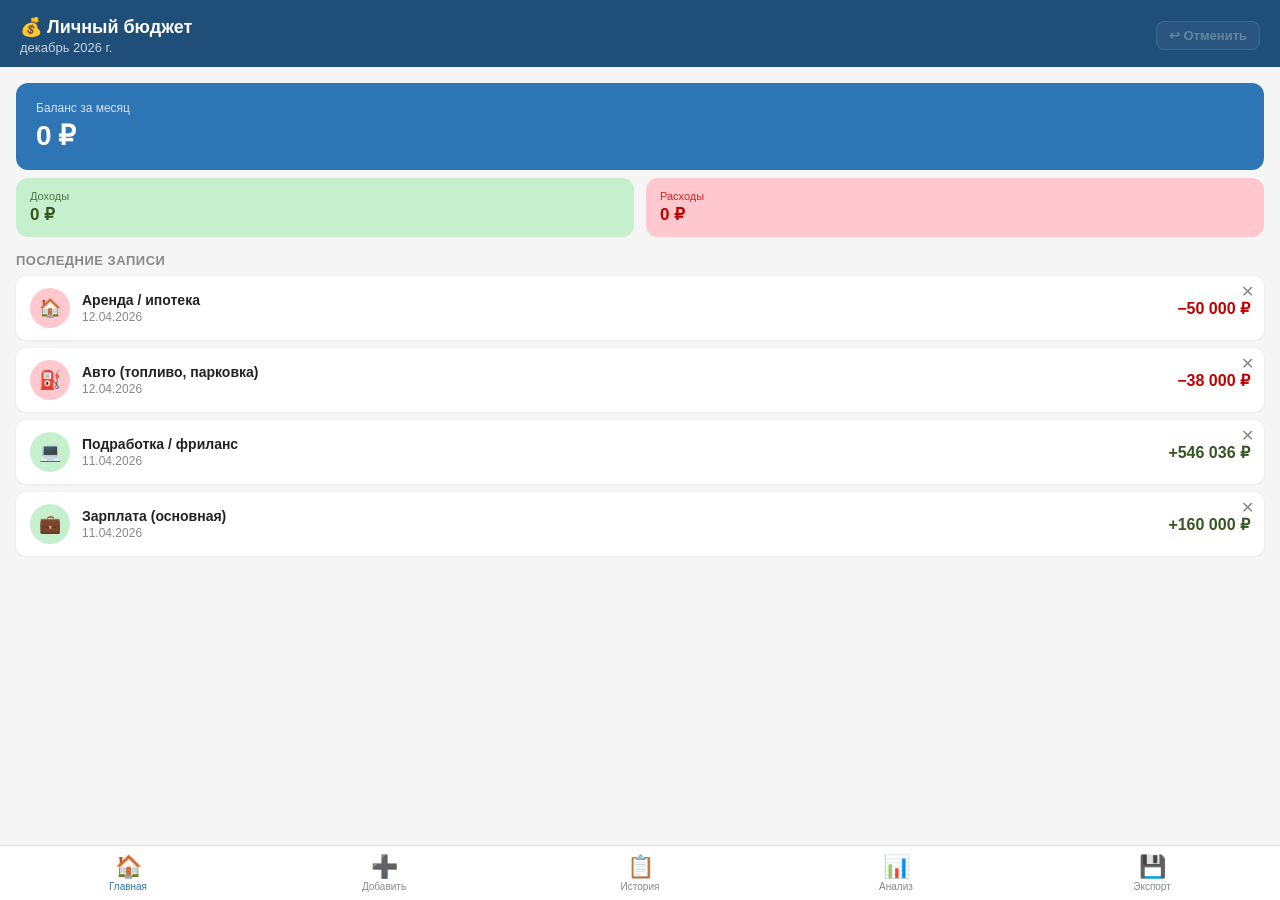
<file: budget/index.html>
<!DOCTYPE html>
<html lang="ru">
<head>
  <meta charset="UTF-8">
  <meta name="viewport" content="width=device-width, initial-scale=1.0, maximum-scale=1.0">
  <meta name="theme-color" content="#1F4E79">
  <meta name="apple-mobile-web-app-capable" content="yes">
  <meta name="apple-mobile-web-app-status-bar-style" content="default">
  <meta name="apple-mobile-web-app-title" content="Бюджет">
  <title>Личный бюджет</title>
  <style>
    * { box-sizing: border-box; margin: 0; padding: 0; -webkit-tap-highlight-color: transparent; }

    :root {
      --blue:    #1F4E79;
      --blue2:   #2E75B6;
      --green:   #375623;
      --green2:  #C6EFCE;
      --red:     #C00000;
      --red2:    #FFC7CE;
      --yellow:  #FFF2CC;
      --gray:    #F5F5F5;
      --border:  #DDD;
      --text:    #222;
      --muted:   #888;
      --radius:  12px;
    }

    body {
      font-family: -apple-system, BlinkMacSystemFont, "Segoe UI", sans-serif;
      background: var(--gray);
      color: var(--text);
      min-height: 100vh;
      padding-bottom: 80px;
    }

    /* ── Шапка ── */
    header {
      background: var(--blue);
      color: #fff;
      padding: 16px 20px 12px;
      position: sticky;
      top: 0;
      z-index: 100;
    }
    header { display: flex; justify-content: space-between; align-items: center; }
    .header-left h1 { font-size: 18px; font-weight: 700; }
    .header-left .month { font-size: 13px; opacity: .75; margin-top: 2px; }
    .undo-btn {
      flex-shrink: 0;
      background: rgba(255,255,255,.15);
      border: 1.5px solid rgba(255,255,255,.35);
      color: #fff; border-radius: 8px;
      padding: 6px 12px; font-size: 13px; font-weight: 600;
      cursor: pointer; transition: background .15s; white-space: nowrap;
    }
    .undo-btn:active { background: rgba(255,255,255,.3); }
    .undo-btn:disabled { opacity: .3; cursor: default; }

    /* ── Баланс карточка ── */
    .balance-card {
      background: var(--blue2);
      color: #fff;
      margin: 16px 16px 0;
      border-radius: var(--radius);
      padding: 18px 20px;
    }
    .balance-card .label { font-size: 12px; opacity: .8; margin-bottom: 4px; }
    .balance-card .amount { font-size: 28px; font-weight: 700; letter-spacing: -.5px; }
    .balance-row { display: flex; gap: 12px; margin: 8px 16px 0; }
    .mini-card {
      flex: 1;
      border-radius: var(--radius);
      padding: 12px 14px;
      font-size: 13px;
    }
    .mini-card.inc { background: var(--green2); color: var(--green); }
    .mini-card.exp { background: var(--red2);   color: var(--red); }
    .mini-card .mc-label { font-size: 11px; opacity: .8; }
    .mini-card .mc-val   { font-size: 17px; font-weight: 700; margin-top: 2px; }

    /* ── Секции ── */
    section { margin: 16px 16px 0; }
    .section-title {
      font-size: 13px;
      font-weight: 600;
      color: var(--muted);
      text-transform: uppercase;
      letter-spacing: .5px;
      margin-bottom: 8px;
    }

    /* ── Быстрый ввод ── */
    .quick-form {
      background: #fff;
      border-radius: var(--radius);
      padding: 16px;
      box-shadow: 0 1px 4px rgba(0,0,0,.08);
    }

    .type-toggle {
      display: flex;
      gap: 8px;
      margin-bottom: 14px;
    }
    .type-btn {
      flex: 1;
      padding: 11px;
      border: 2px solid var(--border);
      border-radius: 8px;
      font-size: 15px;
      font-weight: 600;
      cursor: pointer;
      background: #fff;
      transition: all .15s;
    }
    .type-btn.income.active  { background: var(--green2); border-color: var(--green); color: var(--green); }
    .type-btn.expense.active { background: var(--red2);   border-color: var(--red);   color: var(--red); }

    .form-row { margin-bottom: 12px; }
    .form-row label { display: block; font-size: 12px; color: var(--muted); margin-bottom: 4px; }
    .form-row input,
    .form-row select {
      width: 100%;
      padding: 12px 14px;
      border: 1.5px solid var(--border);
      border-radius: 8px;
      font-size: 16px;
      background: #fff;
      color: var(--text);
      -webkit-appearance: none;
    }
    .form-row input:focus,
    .form-row select:focus {
      outline: none;
      border-color: var(--blue2);
    }

    #amount {
      font-size: 24px;
      font-weight: 700;
      text-align: right;
      letter-spacing: -.5px;
    }

    .btn-add {
      width: 100%;
      padding: 14px;
      background: var(--blue2);
      color: #fff;
      border: none;
      border-radius: 8px;
      font-size: 16px;
      font-weight: 700;
      cursor: pointer;
      margin-top: 4px;
      transition: background .15s;
    }
    .btn-add:active { background: var(--blue); }

    .supermarket-btn {
      width: 100%;
      padding: 11px;
      background: var(--yellow);
      color: #7A6000;
      border: 1.5px solid #E0C000;
      border-radius: 8px;
      font-size: 14px;
      font-weight: 600;
      cursor: pointer;
      margin-bottom: 14px;
      text-align: left;
      display: flex;
      align-items: center;
      gap: 8px;
    }
    .supermarket-btn span { font-size: 20px; }

    /* ── Список транзакций ── */
    .tx-list { display: flex; flex-direction: column; gap: 8px; }
    .tx-item {
      background: #fff;
      border-radius: 10px;
      padding: 12px 14px;
      display: flex;
      align-items: center;
      gap: 12px;
      box-shadow: 0 1px 3px rgba(0,0,0,.06);
      position: relative;
    }
    .tx-icon {
      width: 40px; height: 40px;
      border-radius: 50%;
      display: flex; align-items: center; justify-content: center;
      font-size: 18px;
      flex-shrink: 0;
    }
    .tx-icon.inc { background: var(--green2); }
    .tx-icon.exp { background: var(--red2); }
    .tx-icon.sup { background: var(--yellow); }
    .tx-info { flex: 1; min-width: 0; }
    .tx-cat  { font-size: 14px; font-weight: 600; white-space: nowrap; overflow: hidden; text-overflow: ellipsis; }
    .tx-meta { font-size: 12px; color: var(--muted); margin-top: 2px; }
    .tx-amount { font-size: 16px; font-weight: 700; flex-shrink: 0; }
    .tx-amount.inc { color: var(--green); }
    .tx-amount.exp { color: var(--red); }
    .tx-del {
      position: absolute;
      right: 4px; top: 4px;
      background: none; border: none;
      color: var(--muted); font-size: 16px;
      cursor: pointer; padding: 4px 6px;
      line-height: 1;
    }

    /* ── Нижняя навигация ── */
    nav {
      position: fixed;
      bottom: 0; left: 0; right: 0;
      background: #fff;
      border-top: 1px solid var(--border);
      display: flex;
      z-index: 200;
    }
    .nav-btn {
      flex: 1;
      padding: 10px 0 8px;
      background: none;
      border: none;
      cursor: pointer;
      display: flex;
      flex-direction: column;
      align-items: center;
      gap: 3px;
      font-size: 10px;
      color: var(--muted);
      transition: color .15s;
    }
    .nav-btn .icon { font-size: 22px; line-height: 1; }
    .nav-btn.active { color: var(--blue2); }

    /* ── Страницы ── */
    .page { display: none; }
    .page.active { display: block; }

    /* ── История ── */
    .filter-row {
      display: flex;
      gap: 8px;
      margin-bottom: 10px;
    }
    .filter-row select {
      flex: 1;
      padding: 9px 12px;
      border: 1.5px solid var(--border);
      border-radius: 8px;
      font-size: 14px;
      -webkit-appearance: none;
    }

    /* ── Аналитика ── */
    .stat-cards { display: flex; flex-direction: column; gap: 10px; }
    .stat-card {
      background: #fff;
      border-radius: var(--radius);
      padding: 14px 16px;
      box-shadow: 0 1px 3px rgba(0,0,0,.06);
    }
    .stat-card h3 { font-size: 13px; color: var(--muted); margin-bottom: 10px; }
    .stat-row {
      display: flex;
      justify-content: space-between;
      align-items: center;
      padding: 6px 0;
      border-bottom: 1px solid var(--gray);
      font-size: 14px;
    }
    .stat-row:last-child { border-bottom: none; }
    .stat-row .bar-wrap { flex: 1; margin: 0 10px; height: 6px; background: var(--gray); border-radius: 3px; overflow: hidden; }
    .stat-row .bar      { height: 100%; border-radius: 3px; background: var(--red2); }
    .stat-row .val      { font-weight: 700; font-size: 13px; min-width: 70px; text-align: right; }

    /* ── Экспорт ── */
    .export-area {
      background: #fff;
      border-radius: var(--radius);
      padding: 16px;
      box-shadow: 0 1px 4px rgba(0,0,0,.08);
    }
    .btn-export {
      width: 100%;
      padding: 13px;
      border: none;
      border-radius: 8px;
      font-size: 15px;
      font-weight: 600;
      cursor: pointer;
      margin-bottom: 10px;
    }
    .btn-export.csv  { background: var(--green2); color: var(--green); }
    .btn-export.json { background: var(--yellow);  color: #7A6000; }
    .btn-export.clr  { background: var(--red2);   color: var(--red); }

    /* ── Синхронизация ── */
    .sync-box {
      background: #fff;
      border-radius: var(--radius);
      padding: 16px;
      box-shadow: 0 1px 4px rgba(0,0,0,.08);
      margin-top: 12px;
    }
    .sync-box h3 { font-size: 14px; font-weight: 700; color: var(--blue); margin-bottom: 10px; }
    .sync-status {
      font-size: 12px;
      padding: 6px 10px;
      border-radius: 6px;
      margin-bottom: 10px;
      display: none;
    }
    .sync-status.ok  { background: var(--green2); color: var(--green); display: block; }
    .sync-status.err { background: var(--red2);   color: var(--red);   display: block; }
    .sync-status.inf { background: var(--yellow); color: #7A6000;      display: block; }
    .sync-input { width:100%; padding:10px 12px; border:1.5px solid var(--border);
                  border-radius:8px; font-size:14px; margin-bottom:8px; }
    .sync-input:focus { outline:none; border-color:var(--blue2); }
    .btn-sync { width:100%; padding:11px; border:none; border-radius:8px;
                font-size:14px; font-weight:600; cursor:pointer; margin-bottom:8px; }
    .btn-sync.save  { background:var(--blue2); color:#fff; }
    .btn-sync.pull  { background:var(--green2); color:var(--green); }
    .btn-sync.push  { background:var(--yellow); color:#7A6000; }

    .toast {
      position: fixed;
      bottom: 90px; left: 50%; transform: translateX(-50%) translateY(20px);
      background: #333; color: #fff;
      padding: 10px 20px;
      border-radius: 24px;
      font-size: 14px;
      opacity: 0;
      transition: all .3s;
      pointer-events: none;
      z-index: 999;
      white-space: nowrap;
    }
    .toast.show { opacity: 1; transform: translateX(-50%) translateY(0); }

    .empty-state {
      text-align: center;
      padding: 32px 0;
      color: var(--muted);
      font-size: 14px;
    }
    .empty-state .emoji { font-size: 40px; display: block; margin-bottom: 8px; }
  </style>
</head>
<body>

<header>
  <div class="header-left">
    <h1>💰 Личный бюджет</h1>
    <div class="month" id="headerMonth"></div>
  </div>
  <button class="undo-btn" id="undoBtn" onclick="undo()" disabled>↩ Отменить</button>
</header>

<!-- ── СТРАНИЦА: ГЛАВНАЯ ── -->
<div class="page active" id="page-home">
  <div class="balance-card">
    <div class="label">Баланс за месяц</div>
    <div class="amount" id="balanceAmt">0 ₽</div>
  </div>
  <div class="balance-row">
    <div class="mini-card inc">
      <div class="mc-label">Доходы</div>
      <div class="mc-val" id="incomeAmt">0 ₽</div>
    </div>
    <div class="mini-card exp">
      <div class="mc-label">Расходы</div>
      <div class="mc-val" id="expenseAmt">0 ₽</div>
    </div>
  </div>

  <section>
    <div class="section-title">Последние записи</div>
    <div class="tx-list" id="recentList">
      <div class="empty-state"><span class="emoji">📋</span>Пока нет записей</div>
    </div>
  </section>
</div>

<!-- ── СТРАНИЦА: ДОБАВИТЬ ── -->
<div class="page" id="page-add">
  <section>
    <div class="section-title">Новая запись</div>
    <div class="quick-form">

      <button class="supermarket-btn" onclick="quickSupermarket()">
        <span>🛒</span> Быстро: Супермаркет / Гипермаркет
      </button>

      <div class="type-toggle">
        <button class="type-btn expense active" id="btnExpense" onclick="setType('expense')">− Расход</button>
        <button class="type-btn income"          id="btnIncome"  onclick="setType('income')">+ Доход</button>
      </div>

      <div class="form-row">
        <label>Сумма</label>
        <input type="number" id="amount" placeholder="0" inputmode="decimal" min="0" step="0.01">
      </div>

      <div class="form-row">
        <label>Категория</label>
        <select id="category"></select>
      </div>

      <div class="form-row">
        <label>Описание / Магазин (необязательно)</label>
        <input type="text" id="description" placeholder="Лента, ТЦ Мега…">
      </div>

      <div class="form-row">
        <label>Дата</label>
        <input type="date" id="txDate">
      </div>

      <button class="btn-add" onclick="addTransaction()">Добавить запись</button>
    </div>
  </section>
</div>

<!-- ── СТРАНИЦА: ИСТОРИЯ ── -->
<div class="page" id="page-history">
  <section>
    <div class="section-title">История</div>
    <div class="filter-row">
      <select id="filterMonth" onchange="renderHistory()"></select>
      <select id="filterType" onchange="renderHistory()">
        <option value="">Все</option>
        <option value="income">Доходы</option>
        <option value="expense">Расходы</option>
      </select>
    </div>
    <div class="tx-list" id="historyList"></div>
  </section>
</div>

<!-- ── СТРАНИЦА: АНАЛИТИКА ── -->
<div class="page" id="page-stats">
  <section>
    <div class="section-title">Аналитика</div>
    <div class="stat-cards" id="statCards"></div>
  </section>
</div>

<!-- ── СТРАНИЦА: ЭКСПОРТ ── -->
<div class="page" id="page-export">
  <section>
    <div class="section-title">Экспорт данных</div>
    <div class="export-area">
      <p style="font-size:14px;color:var(--muted);margin-bottom:14px;">
        Экспорт в CSV — можно открыть в Excel или импортировать в таблицу бюджета.
      </p>
      <button class="btn-export csv"  onclick="exportCSV()">📥 Скачать CSV (Excel)</button>
      <button class="btn-export json" onclick="exportJSON()">📦 Резервная копия JSON</button>
      <button class="btn-export json" style="background:#E8F4FD;color:#1F4E79;" onclick="importJSON()">📤 Восстановить из JSON</button>
      <input type="file" id="importFile" accept=".json" style="display:none" onchange="handleImport(event)">
      <hr style="margin:16px 0;border:none;border-top:1px solid var(--border);">
      <button class="btn-export clr" onclick="clearData()">🗑 Очистить все данные</button>
    </div>

    <div class="sync-box">
      <h3>🔄 Синхронизация между устройствами</h3>
      <div class="sync-status" id="syncStatus"></div>
      <input class="sync-input" id="syncKey"   type="password" placeholder="GitHub Token (ghp_...)">
      <input class="sync-input" id="syncBin"   type="text"     placeholder="Gist ID">
      <button class="btn-sync save" onclick="saveSyncConfig()">Сохранить настройки</button>
      <button class="btn-sync pull" onclick="syncPull(true)">⬇ Получить данные с облака</button>
      <button class="btn-sync push" onclick="syncPush(true)">⬆ Отправить данные в облако</button>
    </div>

    <section style="margin-top:0;">
      <div class="section-title" style="margin-top:16px;">Всего записей: <span id="totalCount">0</span></div>
    </section>
  </section>
</div>

<!-- ── Навигация ── -->
<nav>
  <button class="nav-btn active" id="nav-home"    onclick="showPage('home')">
    <span class="icon">🏠</span>Главная
  </button>
  <button class="nav-btn" id="nav-add"     onclick="showPage('add')">
    <span class="icon">➕</span>Добавить
  </button>
  <button class="nav-btn" id="nav-history" onclick="showPage('history')">
    <span class="icon">📋</span>История
  </button>
  <button class="nav-btn" id="nav-stats"   onclick="showPage('stats')">
    <span class="icon">📊</span>Анализ
  </button>
  <button class="nav-btn" id="nav-export"  onclick="showPage('export')">
    <span class="icon">💾</span>Экспорт
  </button>
</nav>

<div class="toast" id="toast"></div>

<script>
// ═══════════════════════════════════════════════════════
// КАТЕГОРИИ
// ═══════════════════════════════════════════════════════
const INCOME_CATS = [
  "Зарплата (основная)",
  "Подработка / фриланс",
  "Премия / бонус",
  "Социальные выплаты",
  "Проценты / инвестиции",
  "Подарки / прочие доходы",
];

const EXPENSE_CATS = [
  "Супермаркет / гипермаркет",
  "Продукты (малые покупки)",
  "Кафе и рестораны",
  "Аренда / ипотека",
  "Коммунальные услуги",
  "Интернет и связь",
  "Ремонт / мебель",
  "Общественный транспорт",
  "Такси",
  "Авто (топливо, парковка)",
  "Медицина / аптека",
  "Спорт и фитнес",
  "Одежда и обувь",
  "Косметика / гигиена",
  "Образование / курсы",
  "Развлечения / хобби",
  "Подписки (стриминг и др.)",
  "Путешествия / отдых",
  "Кредит / долг",
  "Накопления / инвестиции",
  "Прочие расходы",
];

const CAT_ICONS = {
  "Супермаркет / гипермаркет": "🛒",
  "Продукты (малые покупки)":  "🥦",
  "Кафе и рестораны":          "☕",
  "Аренда / ипотека":          "🏠",
  "Коммунальные услуги":       "💡",
  "Интернет и связь":          "📡",
  "Ремонт / мебель":           "🔧",
  "Общественный транспорт":    "🚌",
  "Такси":                     "🚕",
  "Авто (топливо, парковка)":  "⛽",
  "Медицина / аптека":         "💊",
  "Спорт и фитнес":            "🏋️",
  "Одежда и обувь":            "👗",
  "Косметика / гигиена":       "🧴",
  "Образование / курсы":       "📚",
  "Развлечения / хобби":       "🎮",
  "Подписки (стриминг и др.)": "📺",
  "Путешествия / отдых":       "✈️",
  "Кредит / долг":             "💳",
  "Накопления / инвестиции":   "📈",
  "Прочие расходы":            "📦",
  "Зарплата (основная)":       "💼",
  "Подработка / фриланс":      "💻",
  "Премия / бонус":            "🎯",
  "Социальные выплаты":        "🏛️",
  "Проценты / инвестиции":     "📈",
  "Подарки / прочие доходы":   "🎁",
};

// ═══════════════════════════════════════════════════════
// ДАННЫЕ — только localStorage
// ═══════════════════════════════════════════════════════
let currentType  = 'expense';
let transactions = [];
let undoStack    = [];

function saveUndo() {
  undoStack.push(JSON.stringify(transactions));
  if (undoStack.length > 20) undoStack.shift();
  const btn = document.getElementById('undoBtn');
  if (btn) btn.disabled = false;
}

function undo() {
  if (!undoStack.length) return;
  transactions = JSON.parse(undoStack.pop());
  saveData();
  renderAll();
  showToast('Действие отменено');
  const btn = document.getElementById('undoBtn');
  if (btn) btn.disabled = undoStack.length === 0;
}

const LS_KEY = 'budget_tx';

function lsSave() {
  try { localStorage.setItem(LS_KEY, JSON.stringify(transactions)); } catch(e) {}
}

function lsLoad() {
  try {
    const raw = localStorage.getItem(LS_KEY);
    return raw ? JSON.parse(raw) : [];
  } catch(e) { return []; }
}

// ═══════════════════════════════════════════════════════
// СИНХРОНИЗАЦИЯ — GitHub Gist
// ═══════════════════════════════════════════════════════
const GIST_FILE = 'budget.json';

function getSyncCfg() {
  return {
    key:    localStorage.getItem('sync_key') || '',
    gistId: localStorage.getItem('sync_bin') || ''
  };
}

function syncConfigured() {
  const {key, gistId} = getSyncCfg();
  return key && gistId;
}

function setSyncStatus(type, msg) {
  const el = document.getElementById('syncStatus');
  if (!el) return;
  el.className = 'sync-status ' + type;
  el.textContent = msg;
}

function saveSyncConfigSilent() {
  const key    = document.getElementById('syncKey')?.value.trim();
  const gistId = document.getElementById('syncBin')?.value.trim();
  if (key)    localStorage.setItem('sync_key', key);
  if (gistId) localStorage.setItem('sync_bin', gistId);
}

function saveSyncConfig() {
  const key    = document.getElementById('syncKey').value.trim();
  const gistId = document.getElementById('syncBin').value.trim();
  if (!key || !gistId) { setSyncStatus('err', 'Заполните оба поля'); return; }
  localStorage.setItem('sync_key', key);
  localStorage.setItem('sync_bin', gistId);
  setSyncStatus('ok', 'Настройки сохранены');
}

async function syncPull(manual) {
  if (manual) saveSyncConfigSilent();
  if (!syncConfigured()) {
    if (manual) setSyncStatus('err', 'Введите токен и Gist ID');
    return;
  }
  const {key, gistId} = getSyncCfg();
  try {
    if (manual) setSyncStatus('inf', 'Загрузка…');
    const r = await fetch(`https://api.github.com/gists/${gistId}`, {
      headers: { 'Authorization': `token ${key}`, 'Accept': 'application/vnd.github+json' },
      signal: AbortSignal.timeout(8000)
    });
    if (!r.ok) throw new Error(r.status);
    const json = await r.json();

    // Сравниваем время обновления Gist с последней синхронизацией
    const gistUpdated = new Date(json.updated_at).getTime();
    const lastSync    = parseInt(localStorage.getItem('sync_last') || '0');

    const content = json.files?.[GIST_FILE]?.content;
    if (!content) throw new Error('no file');
    const cloudData = JSON.parse(content);

    if (Array.isArray(cloudData) && gistUpdated > lastSync) {
      transactions = cloudData;
      lsSave();
      renderAll();
      if (manual) setSyncStatus('ok', `Обновлено, записей: ${transactions.length}`);
    } else {
      if (manual) setSyncStatus('ok', `Актуально, записей: ${transactions.length}`);
    }
  } catch(e) {
    if (manual) setSyncStatus('err', 'Ошибка подключения к облаку');
  }
}

async function syncPush(manual) {
  if (manual) saveSyncConfigSilent();
  if (!syncConfigured()) {
    if (manual) setSyncStatus('err', 'Введите токен и Gist ID');
    return;
  }
  const {key, gistId} = getSyncCfg();
  try {
    if (manual) setSyncStatus('inf', 'Отправка…');
    const r = await fetch(`https://api.github.com/gists/${gistId}`, {
      method: 'PATCH',
      headers: { 'Authorization': `token ${key}`, 'Content-Type': 'application/json' },
      body: JSON.stringify({ files: { [GIST_FILE]: { content: JSON.stringify(transactions) } } }),
      signal: AbortSignal.timeout(8000)
    });
    if (!r.ok) throw new Error(r.status);
    localStorage.setItem('sync_last', Date.now().toString());
    if (manual) setSyncStatus('ok', `Отправлено, записей: ${transactions.length}`);
  } catch(e) {
    if (manual) setSyncStatus('err', 'Ошибка отправки в облако');
  }
}

// Автоопрос — проверяет обновления каждые 30 секунд
function startAutoSync() {
  setInterval(() => syncPull(false), 30000);
}

// Заполнить поля если уже настроено
function fillSyncInputs() {
  const {key, binId} = getSyncCfg();
  const kEl = document.getElementById('syncKey');
  const bEl = document.getElementById('syncBin');
  if (kEl && key)   kEl.value = key;
  if (bEl && binId) bEl.value = binId;
  if (key && binId) setSyncStatus('ok', 'Синхронизация настроена');
}

const SEED_DATA = [
  {"id":1776024193401,"type":"expense","category":"Аренда / ипотека","description":"","amount":50000,"date":"2026-04-12"},
  {"id":1776024068418,"type":"expense","category":"Авто (топливо, парковка)","description":"","amount":38000,"date":"2026-04-12"},
  {"id":1775931679454,"type":"income","category":"Подработка / фриланс","description":"","amount":546036,"date":"2026-04-11"},
  {"id":1775931643910,"type":"income","category":"Зарплата (основная)","description":"","amount":160000,"date":"2026-04-11"}
];

async function loadData() {
  const saved = lsLoad();
  if (saved.length > 0) {
    transactions = saved;
  } else {
    transactions = SEED_DATA;
    lsSave();
  }
  renderAll();
  // Тихо подтянуть данные из облака если настроено
  await syncPull(false);
}

function saveData() {
  lsSave();
  // Тихо отправить в облако если настроено
  syncPush(false);
}

// ═══════════════════════════════════════════════════════
// ИНИЦИАЛИЗАЦИЯ
// ═══════════════════════════════════════════════════════
window.addEventListener('DOMContentLoaded', () => {
  const now = new Date();
  document.getElementById('headerMonth').textContent =
    now.toLocaleDateString('ru-RU', { month: 'long', year: 'numeric' });
  document.getElementById('txDate').value = toDateInput(now);

  setType('expense');
  fillSyncInputs();
  loadData();
  startAutoSync();
});

function toDateInput(d) {
  return d.toISOString().split('T')[0];
}

function fmtDate(iso) {
  if (!iso) return '';
  const [y, m, day] = iso.split('-');
  return `${day}.${m}.${y}`;
}

function fmtRub(n) {
  return new Intl.NumberFormat('ru-RU', {
    style: 'currency', currency: 'RUB', maximumFractionDigits: 0
  }).format(n);
}

function renderAll() {
  populateMonthFilter();
  renderHome();
  renderHistory();
  renderStats();
  const el = document.getElementById('totalCount');
  if (el) el.textContent = transactions.length;
}

// ═══════════════════════════════════════════════════════
// НАВИГАЦИЯ
// ═══════════════════════════════════════════════════════
function showPage(name) {
  document.querySelectorAll('.page').forEach(p => p.classList.remove('active'));
  document.querySelectorAll('.nav-btn').forEach(b => b.classList.remove('active'));
  document.getElementById('page-' + name).classList.add('active');
  document.getElementById('nav-' + name).classList.add('active');
  if (name === 'home')    renderHome();
  if (name === 'history') renderHistory();
  if (name === 'stats')   renderStats();
  if (name === 'export')  document.getElementById('totalCount').textContent = transactions.length;
}

// ═══════════════════════════════════════════════════════
// ТИП И КАТЕГОРИИ
// ═══════════════════════════════════════════════════════
function setType(type) {
  currentType = type;
  document.getElementById('btnIncome').classList.toggle('active',  type === 'income');
  document.getElementById('btnExpense').classList.toggle('active', type === 'expense');
  fillCategories(type);
}

function fillCategories(type) {
  const sel  = document.getElementById('category');
  const cats = type === 'income' ? INCOME_CATS : EXPENSE_CATS;
  sel.innerHTML = cats.map(c =>
    `<option value="${c}">${(CAT_ICONS[c] || '•')} ${c}</option>`
  ).join('');
}

// ═══════════════════════════════════════════════════════
// ДОБАВИТЬ ЗАПИСЬ
// ═══════════════════════════════════════════════════════
function addTransaction(overrides) {
  const amount = parseFloat(
    overrides?.amount ?? document.getElementById('amount').value
  );
  if (!amount || amount <= 0) { showToast('Введите сумму'); return; }

  const tx = {
    id:          Date.now(),
    type:        overrides?.type        ?? currentType,
    category:    overrides?.category    ?? document.getElementById('category').value,
    description: overrides?.description ?? document.getElementById('description').value.trim(),
    amount:      amount,
    date:        overrides?.date        ?? document.getElementById('txDate').value,
  };

  saveUndo();
  transactions.unshift(tx);
  saveData();

  if (!overrides) {
    document.getElementById('amount').value = '';
    document.getElementById('description').value = '';
  }

  showToast('Запись добавлена ✓');
  renderHome();
}

function quickSupermarket() {
  const amount = prompt('Сумма чека супермаркета (₽):');
  if (!amount || isNaN(amount)) return;
  const store = prompt('Название магазина (необязательно):') || '';
  addTransaction({
    type:        'expense',
    category:    'Супермаркет / гипермаркет',
    description: store,
    amount:      parseFloat(amount),
    date:        toDateInput(new Date()),
  });
}

// ═══════════════════════════════════════════════════════
// ГЛАВНАЯ
// ═══════════════════════════════════════════════════════
function renderHome() {
  const now  = new Date();
  const month = `${now.getFullYear()}-${String(now.getMonth()+1).padStart(2,'0')}`;
  const monthTx = transactions.filter(t => t.date && t.date.startsWith(month));

  const income  = monthTx.filter(t => t.type === 'income') .reduce((s,t) => s + t.amount, 0);
  const expense = monthTx.filter(t => t.type === 'expense').reduce((s,t) => s + t.amount, 0);
  const balance = income - expense;

  document.getElementById('incomeAmt').textContent  = fmtRub(income);
  document.getElementById('expenseAmt').textContent = fmtRub(expense);
  const ba = document.getElementById('balanceAmt');
  ba.textContent = fmtRub(balance);
  ba.style.color = balance < 0 ? '#FFB3B3' : '#fff';

  const list = document.getElementById('recentList');
  const recent = transactions.slice(0, 10);
  if (!recent.length) {
    list.innerHTML = '<div class="empty-state"><span class="emoji">📋</span>Пока нет записей</div>';
    return;
  }
  list.innerHTML = recent.map(t => txHTML(t, true)).join('');
}

// ═══════════════════════════════════════════════════════
// ИСТОРИЯ
// ═══════════════════════════════════════════════════════
function populateMonthFilter() {
  const sel = document.getElementById('filterMonth');
  const months = new Set(transactions.map(t => t.date ? t.date.slice(0,7) : ''));
  const now = new Date();
  const cur = `${now.getFullYear()}-${String(now.getMonth()+1).padStart(2,'0')}`;
  months.add(cur);

  const sorted = [...months].filter(Boolean).sort().reverse();
  sel.innerHTML = sorted.map(m => {
    const [y, mo] = m.split('-');
    const label = new Date(y, mo-1).toLocaleDateString('ru-RU', { month: 'long', year: 'numeric' });
    return `<option value="${m}" ${m===cur?'selected':''}>${label}</option>`;
  }).join('');
}

function renderHistory() {
  populateMonthFilter();
  const month    = document.getElementById('filterMonth')?.value || '';
  const typeF    = document.getElementById('filterType')?.value  || '';
  let filtered   = transactions;
  if (month) filtered = filtered.filter(t => t.date && t.date.startsWith(month));
  if (typeF) filtered = filtered.filter(t => t.type === typeF);

  const list = document.getElementById('historyList');
  if (!filtered.length) {
    list.innerHTML = '<div class="empty-state"><span class="emoji">🔍</span>Нет записей за этот период</div>';
    return;
  }
  list.innerHTML = filtered.map(t => txHTML(t, true)).join('');
}

// ═══════════════════════════════════════════════════════
// ЭЛЕМЕНТ ТРАНЗАКЦИИ
// ═══════════════════════════════════════════════════════
function txHTML(t, showDel) {
  const icon    = CAT_ICONS[t.category] || (t.type === 'income' ? '💚' : '❌');
  const isSup   = t.category === 'Супермаркет / гипермаркет';
  const iconCls = isSup ? 'sup' : t.type === 'income' ? 'inc' : 'exp';
  const amtCls  = t.type === 'income' ? 'inc' : 'exp';
  const sign    = t.type === 'income' ? '+' : '−';
  const desc    = t.description ? ` · ${t.description}` : '';

  return `
  <div class="tx-item" id="tx-${t.id}">
    <div class="tx-icon ${iconCls}">${icon}</div>
    <div class="tx-info">
      <div class="tx-cat">${t.category}</div>
      <div class="tx-meta">${fmtDate(t.date)}${desc}</div>
    </div>
    <div class="tx-amount ${amtCls}">${sign}${fmtRub(t.amount)}</div>
    ${showDel ? `<button class="tx-del" onclick="deleteTx(${t.id})">✕</button>` : ''}
  </div>`;
}

function deleteTx(id) {
  if (!confirm('Удалить запись?')) return;
  saveUndo();
  transactions = transactions.filter(t => t.id !== id);
  saveData();
  renderHome();
  renderHistory();
  renderStats();
  showToast('Удалено');
}

// ═══════════════════════════════════════════════════════
// АНАЛИТИКА
// ═══════════════════════════════════════════════════════
function renderStats() {
  const now   = new Date();
  const month = `${now.getFullYear()}-${String(now.getMonth()+1).padStart(2,'0')}`;
  const exp   = transactions.filter(t => t.type === 'expense' && t.date?.startsWith(month));
  const inc   = transactions.filter(t => t.type === 'income'  && t.date?.startsWith(month));

  const totalExp = exp.reduce((s,t) => s+t.amount, 0);
  const totalInc = inc.reduce((s,t) => s+t.amount, 0);

  const bycat = {};
  exp.forEach(t => { bycat[t.category] = (bycat[t.category] || 0) + t.amount; });
  const sorted = Object.entries(bycat).sort((a,b) => b[1]-a[1]);

  const cards = document.getElementById('statCards');
  if (!sorted.length) {
    cards.innerHTML = '<div class="empty-state"><span class="emoji">📊</span>Нет данных за этот месяц</div>';
    return;
  }

  const rows = sorted.map(([cat, amt]) => {
    const pct  = totalExp > 0 ? (amt / totalExp * 100) : 0;
    const icon = CAT_ICONS[cat] || '•';
    return `
    <div class="stat-row">
      <span style="font-size:18px;width:26px">${icon}</span>
      <span style="flex:1;font-size:13px;overflow:hidden;text-overflow:ellipsis;white-space:nowrap">${cat}</span>
      <div class="bar-wrap"><div class="bar" style="width:${pct}%"></div></div>
      <span class="val">${fmtRub(amt)}</span>
    </div>`;
  }).join('');

  cards.innerHTML = `
    <div class="stat-card">
      <h3>Расходы по категориям · ${now.toLocaleDateString('ru-RU',{month:'long'})}</h3>
      ${rows}
    </div>
    <div class="stat-card">
      <h3>Сводка месяца</h3>
      <div class="stat-row">
        <span>💚 Доходы</span>
        <span class="val" style="color:var(--green)">${fmtRub(totalInc)}</span>
      </div>
      <div class="stat-row">
        <span>🔴 Расходы</span>
        <span class="val" style="color:var(--red)">${fmtRub(totalExp)}</span>
      </div>
      <div class="stat-row">
        <span>💰 Остаток</span>
        <span class="val" style="color:${totalInc-totalExp>=0?'var(--green)':'var(--red)'}">
          ${fmtRub(totalInc - totalExp)}
        </span>
      </div>
      ${totalInc > 0 ? `
      <div class="stat-row">
        <span>📊 Норма сбережений</span>
        <span class="val">${Math.round((totalInc-totalExp)/totalInc*100)}%</span>
      </div>` : ''}
    </div>`;
}

// ═══════════════════════════════════════════════════════
// ЭКСПОРТ / ИМПОРТ
// ═══════════════════════════════════════════════════════
function exportCSV() {
  if (!transactions.length) { showToast('Нет данных для экспорта'); return; }
  const BOM  = '\uFEFF';
  const head = 'Дата;Тип;Категория;Описание;Сумма\n';
  const rows = transactions.map(t =>
    `${fmtDate(t.date)};${t.type==='income'?'Доход':'Расход'};${t.category};${t.description||''};${t.amount}`
  ).join('\n');
  download(BOM + head + rows, 'бюджет.csv', 'text/csv;charset=utf-8');
  showToast('CSV скачан');
}

function exportJSON() {
  download(JSON.stringify(transactions, null, 2), 'budget-backup.json', 'application/json');
  showToast('Резервная копия сохранена');
}

function importJSON() {
  document.getElementById('importFile').click();
}

function handleImport(e) {
  const file = e.target.files[0];
  if (!file) return;
  const reader = new FileReader();
  reader.onload = ev => {
    try {
      const data = JSON.parse(ev.target.result);
      if (!Array.isArray(data)) throw new Error();
      transactions = data;
      saveData();
      renderAll();
      showToast(`Импортировано ${data.length} записей`);
    } catch {
      showToast('Ошибка: неверный файл');
    }
  };
  reader.readAsText(file);
  e.target.value = '';
}

function clearData() {
  if (!confirm('Удалить ВСЕ записи?')) return;
  saveUndo();
  transactions = [];
  saveData();
  renderAll();
  showToast('Все данные удалены');
}

function download(content, filename, mime) {
  const a   = document.createElement('a');
  a.href    = URL.createObjectURL(new Blob([content], { type: mime }));
  a.download = filename;
  a.click();
}

// ═══════════════════════════════════════════════════════
// УВЕДОМЛЕНИЕ
// ═══════════════════════════════════════════════════════
function showToast(msg) {
  const t = document.getElementById('toast');
  t.textContent = msg;
  t.classList.add('show');
  setTimeout(() => t.classList.remove('show'), 2200);
}
</script>
</body>
</html>
</file>
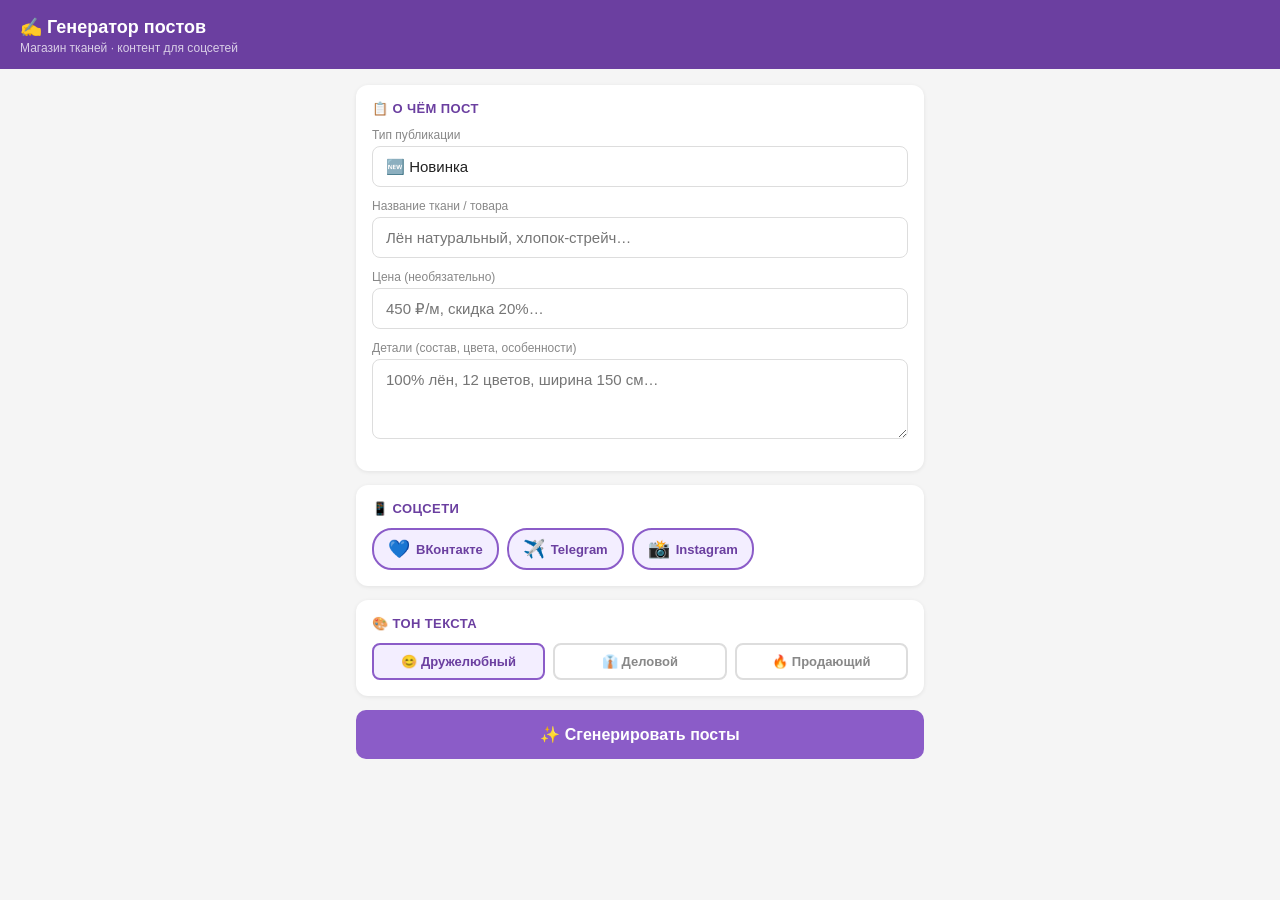
<file: content/index.html>
<!DOCTYPE html>
<html lang="ru">
<head>
  <meta charset="UTF-8">
  <meta name="viewport" content="width=device-width, initial-scale=1.0, maximum-scale=1.0">
  <meta name="theme-color" content="#6B3FA0">
  <meta name="apple-mobile-web-app-capable" content="yes">
  <meta name="apple-mobile-web-app-title" content="Контент">
  <title>Генератор постов</title>
  <style>
    * { box-sizing: border-box; margin: 0; padding: 0; -webkit-tap-highlight-color: transparent; }
    :root {
      --purple:  #6B3FA0; --purple2: #8B5CC8; --purple3: #F3EEFF;
      --green:   #2E7D32; --green2:  #E8F5E9;
      --red:     #C62828; --red2:    #FFEBEE;
      --gray: #F5F5F5; --border: #DDD; --text: #222; --muted: #888; --radius: 12px;
    }
    body { font-family: -apple-system,BlinkMacSystemFont,"Segoe UI",sans-serif; background:var(--gray); color:var(--text); min-height:100vh; padding-bottom:30px; }
    header { background:var(--purple); color:#fff; padding:16px 20px 14px; position:sticky; top:0; z-index:100; }
    header h1 { font-size:18px; font-weight:700; }
    header p  { font-size:12px; opacity:.75; margin-top:3px; }
    .container { padding:16px; max-width:600px; margin:0 auto; }
    .card { background:#fff; border-radius:var(--radius); padding:16px; box-shadow:0 1px 4px rgba(0,0,0,.08); margin-bottom:14px; }
    .card-title { font-size:13px; font-weight:700; color:var(--purple); text-transform:uppercase; letter-spacing:.4px; margin-bottom:12px; }
    .form-row { margin-bottom:12px; }
    .form-row label { display:block; font-size:12px; color:var(--muted); margin-bottom:4px; }
    .form-row input, .form-row select, .form-row textarea {
      width:100%; padding:11px 13px; border:1.5px solid var(--border); border-radius:8px;
      font-size:15px; background:#fff; color:var(--text); -webkit-appearance:none; font-family:inherit;
    }
    .form-row textarea { resize:vertical; min-height:80px; }
    .form-row input:focus, .form-row select:focus, .form-row textarea:focus { outline:none; border-color:var(--purple2); }
    .networks { display:flex; gap:8px; flex-wrap:wrap; }
    .net-btn { display:flex; align-items:center; gap:6px; padding:8px 14px; border:2px solid var(--border); border-radius:20px; background:#fff; font-size:13px; font-weight:600; cursor:pointer; transition:all .15s; color:var(--muted); }
    .net-btn.active { border-color:var(--purple2); background:var(--purple3); color:var(--purple); }
    .net-btn .ni { font-size:18px; }
    .tone-row { display:flex; gap:8px; flex-wrap:wrap; }
    .tone-btn { flex:1; min-width:80px; padding:9px 8px; border:2px solid var(--border); border-radius:8px; background:#fff; font-size:13px; font-weight:600; cursor:pointer; text-align:center; color:var(--muted); transition:all .15s; }
    .tone-btn.active { border-color:var(--purple2); background:var(--purple3); color:var(--purple); }
    .btn-generate { width:100%; padding:15px; background:var(--purple2); color:#fff; border:none; border-radius:10px; font-size:16px; font-weight:700; cursor:pointer; transition:background .15s; }
    .btn-generate:active { background:var(--purple); }
    .result-block { margin-bottom:12px; }
    .result-header { display:flex; align-items:center; justify-content:space-between; margin-bottom:6px; }
    .result-net { font-size:13px; font-weight:700; color:var(--purple); display:flex; align-items:center; gap:6px; }
    .btn-copy { padding:5px 12px; background:var(--purple3); border:1.5px solid var(--purple2); border-radius:6px; font-size:12px; font-weight:600; color:var(--purple); cursor:pointer; }
    .btn-copy.copied { background:var(--green2); border-color:var(--green); color:var(--green); }
    .result-text { background:var(--gray); border-radius:8px; padding:12px 14px; font-size:14px; line-height:1.7; white-space:pre-wrap; word-break:break-word; }
    .err { background:var(--red2); border:1.5px solid var(--red); border-radius:8px; padding:12px; font-size:14px; color:var(--red); display:none; margin-bottom:14px; }
  </style>
</head>
<body>
<header>
  <h1>✍️ Генератор постов</h1>
  <p>Магазин тканей · контент для соцсетей</p>
</header>
<div class="container">

  <div class="card">
    <div class="card-title">📋 О чём пост</div>
    <div class="form-row">
      <label>Тип публикации</label>
      <select id="postType">
        <option value="new">🆕 Новинка</option>
        <option value="sale">🏷 Акция / скидка</option>
        <option value="arrival">📦 Поступление товара</option>
        <option value="tip">🧵 Совет по пошиву</option>
        <option value="season">🌸 Сезонная коллекция</option>
      </select>
    </div>
    <div class="form-row">
      <label>Название ткани / товара</label>
      <input type="text" id="product" placeholder="Лён натуральный, хлопок-стрейч…">
    </div>
    <div class="form-row">
      <label>Цена (необязательно)</label>
      <input type="text" id="price" placeholder="450 ₽/м, скидка 20%…">
    </div>
    <div class="form-row">
      <label>Детали (состав, цвета, особенности)</label>
      <textarea id="details" placeholder="100% лён, 12 цветов, ширина 150 см…"></textarea>
    </div>
  </div>

  <div class="card">
    <div class="card-title">📱 Соцсети</div>
    <div class="networks">
      <button class="net-btn active" data-net="vk"        onclick="toggleNet(this)"><span class="ni">💙</span>ВКонтакте</button>
      <button class="net-btn active" data-net="telegram"  onclick="toggleNet(this)"><span class="ni">✈️</span>Telegram</button>
      <button class="net-btn active" data-net="instagram" onclick="toggleNet(this)"><span class="ni">📸</span>Instagram</button>
    </div>
  </div>

  <div class="card">
    <div class="card-title">🎨 Тон текста</div>
    <div class="tone-row">
      <button class="tone-btn active" data-tone="friendly"     onclick="setTone(this)">😊 Дружелюбный</button>
      <button class="tone-btn"        data-tone="professional" onclick="setTone(this)">👔 Деловой</button>
      <button class="tone-btn"        data-tone="selling"      onclick="setTone(this)">🔥 Продающий</button>
    </div>
  </div>

  <div class="err" id="errBox"></div>
  <button class="btn-generate" onclick="generate()">✨ Сгенерировать посты</button>
  <div id="results" style="margin-top:16px;"></div>
</div>

<script>
let tone = 'friendly';

// ── Шаблоны ─────────────────────────────────────────────────────────────

const OPENS = {
  friendly: [
    "Привет, дорогие! 🤍", "Друзья, у нас кое-что новенькое! ✨", "Спешим поделиться с вами! 🌸",
    "Хорошие новости для всех рукодельниц! 💕", "Девочки, смотрите что у нас! 🎉",
  ],
  professional: [
    "Представляем новинку нашего ассортимента.", "Информируем об обновлении коллекции.",
    "Рады сообщить о поступлении:", "Обновление ассортимента магазина.",
  ],
  selling: [
    "🔥 Только посмотрите на это!", "⚡ Не пропустите!", "💥 Горячая новинка уже в продаже!",
    "🚀 Это именно то, что вы искали!", "✅ Наконец-то в наличии — разберут быстро!",
  ],
};

const BODIES = {
  new: {
    friendly: [
      "В нашем магазине появилась {p} — и мы уже влюбились в неё! {d} Ткань просто создана для уютных изделий.",
      "Знакомьтесь — {p}! {d} Идеальный выбор для тех, кто ценит качество и красоту.",
      "Пополнение ассортимента! {p} — это {d} Уже ждёт вас в магазине.",
    ],
    professional: [
      "В ассортимент магазина добавлена {p}. {d} Материал доступен для заказа.",
      "Новая позиция: {p}. {d} Рекомендуем для пошива качественных изделий.",
    ],
    selling: [
      "Новинка, которую ждали! {p} — {d} Запасы ограничены, успейте выбрать!",
      "{p} — хит этого сезона! {d} Берите сразу несколько цветов, пока есть!",
    ],
  },
  sale: {
    friendly: [
      "Радуем вас приятной новостью — на {p} действует специальная цена! {d} Отличный момент обновить запасы 🎁",
      "Для наших любимых покупателей — скидка на {p}! {d} Успейте воспользоваться предложением 💕",
    ],
    professional: [
      "На {p} установлена специальная цена. {d} Предложение действует ограниченное время.",
      "Акционное предложение: {p}. {d} Уточняйте актуальные условия в магазине.",
    ],
    selling: [
      "🔥 АКЦИЯ! {p} по выгодной цене! {d} Только сейчас — не упустите шанс!",
      "⚡ Скидка на {p}! {d} Это предложение ненадолго — действуй быстрее!",
    ],
  },
  arrival: {
    friendly: [
      "Новое поступление уже в магазине! {p} снова в наличии. {d} Так рады, что успели взять для вас 🌸",
      "Ждали? Дождались! {p} поступила к нам. {d} Приходите выбирать!",
    ],
    professional: [
      "Поступление товара: {p}. {d} Доступно для приобретения.",
      "Получено новое поступление {p}. {d} Актуальный ассортимент — в магазине.",
    ],
    selling: [
      "📦 ПОСТУПЛЕНИЕ! {p} снова в наличии! {d} Разлетается быстро — успейте забрать!",
      "⚡ Ждали — вот! {p} приехала! {d} Первым — лучший выбор!",
    ],
  },
  tip: {
    friendly: [
      "Делимся маленьким секретом 🧵 Если вы работаете с {p}, {d} Попробуйте — и результат вас порадует!",
      "Совет от нашего мастера: {p} — {d} Сохраняйте, чтобы не забыть! 📌",
    ],
    professional: [
      "Рекомендации по работе с {p}: {d} Соблюдение этих правил обеспечит качественный результат.",
      "Технический совет: {p}. {d} Это поможет сохранить внешний вид изделия.",
    ],
    selling: [
      "💡 ЛАЙФХАК с {p}! {d} Применяйте — и ваши изделия будут на высшем уровне!",
      "🧵 Профи-совет по {p}: {d} Сохраняйте и делитесь с подругами!",
    ],
  },
  season: {
    friendly: [
      "Сезон в самом разгаре, и мы подготовили для вас {p}! {d} Создавайте модные образы с удовольствием 🌸",
      "Встречаем сезон вместе! {p} — {d} Вдохновение и ткани — у нас 💕",
    ],
    professional: [
      "Сезонная коллекция пополнена: {p}. {d} Актуальные материалы для текущего сезона.",
    ],
    selling: [
      "🌸 СЕЗОННАЯ КОЛЛЕКЦИЯ! {p} — {d} Успейте выбрать лучшее до конца сезона!",
      "✅ Сезон открыт! {p} — {d} Шейте стильно прямо сейчас!",
    ],
  },
};

const CLOSES = {
  friendly: [
    "Ждём вас в магазине! 💕", "Заходите, будем рады 🌸", "Приходите за вдохновением и тканями! ✨",
    "Всегда рады помочь с выбором 🤍", "До встречи в магазине! 👋",
  ],
  professional: [
    "Приглашаем посетить магазин.", "Обращайтесь, поможем с выбором.",
    "Ждём вас в нашем магазине.", "За подробностями — к нам в магазин.",
  ],
  selling: [
    "Пишите, звоните — поможем! 🔥", "Ждём вас — пока есть в наличии! ⚡",
    "Не откладывайте — приходите сегодня! 💥", "Успейте! Количество ограничено 🚀",
  ],
};

const HASHTAGS = {
  vk: {
    base: "#ткани #магазинтканей #шитьё #рукоделие #пошив",
    new:      "#новинка #новыеткани",
    sale:     "#акция #скидки #выгоднаяцена",
    arrival:  "#поступление #естьвналичии",
    tip:      "#советыпошитью #лайфхак #шитьёдляначинающих",
    season:   "#сезоннаяколлекция #мода",
  },
  instagram: {
    base: "#ткани #магазинтканей #шитьё #рукоделие #пошив #fabric #sewing #handmade #мода #стиль #ткань #шью #рукодельница #шитьёэтолюбовь #своимируками",
    new:      "#новинка #новыеткани #newcollection",
    sale:     "#акция #скидки #распродажа #выгода #sale",
    arrival:  "#поступление #новоепоступление #естьвналичии",
    tip:      "#советыпошитью #лайфхак #шитьёдляначинающих #мастеркласс",
    season:   "#сезоннаяколлекция #весна #лето #мода #тренды",
  },
};

// ── Вспомогательные функции ─────────────────────────────────────────────

function pick(arr) { return arr[Math.floor(Math.random() * arr.length)]; }

function buildDetails(product, price, details) {
  let parts = [];
  if (details) parts.push(details.trim());
  if (price)   parts.push(`Цена: ${price.trim()}.`);
  return parts.join(' ');
}

function fillTemplate(tpl, product, detailStr) {
  return tpl
    .replace(/{p}/g, product)
    .replace(/{d}/g, detailStr ? detailStr + '.' : '');
}

// ── Генераторы по соцсети ───────────────────────────────────────────────

function genVK(type, product, price, details, tone) {
  const d    = buildDetails(product, price, details);
  const open = pick(OPENS[tone]);
  const body = fillTemplate(pick(BODIES[type][tone] || BODIES[type]['friendly']), product, d);
  const close = pick(CLOSES[tone]);
  const tags  = (HASHTAGS.vk.base + ' ' + (HASHTAGS.vk[type] || '')).trim();
  return `${open}\n\n${body}\n\n${close}\n\n${tags}`;
}

function genTelegram(type, product, price, details, tone) {
  const d    = buildDetails(product, price, details);
  const open = pick(OPENS[tone]);
  const body = fillTemplate(pick(BODIES[type][tone] || BODIES[type]['friendly']), product, d);
  const close = pick(CLOSES[tone]);
  return `${open}\n\n${body}\n\n${close}`;
}

function genInstagram(type, product, price, details, tone) {
  const d    = buildDetails(product, price, details);
  const open = pick(OPENS[tone]);
  const body = fillTemplate(pick(BODIES[type][tone] || BODIES[type]['friendly']), product, d);
  const close = pick(CLOSES[tone]);
  const tags  = (HASHTAGS.instagram.base + ' ' + (HASHTAGS.instagram[type] || '')).trim();
  return `${open}\n\n${body}\n\n${close}\n\n.\n.\n.\n${tags}`;
}

const GENERATORS = { vk: genVK, telegram: genTelegram, instagram: genInstagram };
const NET_LABELS  = { vk: '💙 ВКонтакте', telegram: '✈️ Telegram', instagram: '📸 Instagram' };

// ── UI ──────────────────────────────────────────────────────────────────

function toggleNet(btn) { btn.classList.toggle('active'); }

function setTone(btn) {
  document.querySelectorAll('.tone-btn').forEach(b => b.classList.remove('active'));
  btn.classList.add('active');
  tone = btn.dataset.tone;
}

function generate() {
  const product = document.getElementById('product').value.trim();
  const price   = document.getElementById('price').value.trim();
  const details = document.getElementById('details').value.trim();
  const type    = document.getElementById('postType').value;
  const nets    = [...document.querySelectorAll('.net-btn.active')].map(b => b.dataset.net);
  const err     = document.getElementById('errBox');

  err.style.display = 'none';
  if (!product) { err.textContent = 'Введи название ткани или товара'; err.style.display = 'block'; return; }
  if (!nets.length) { err.textContent = 'Выбери хотя бы одну соцсеть'; err.style.display = 'block'; return; }

  const container = document.getElementById('results');
  container.innerHTML = '';

  nets.forEach(net => {
    const text  = GENERATORS[net](type, product, price, details, tone);
    const block = document.createElement('div');
    block.className = 'card result-block';
    block.innerHTML = `
      <div class="result-header">
        <div class="result-net">${NET_LABELS[net]}</div>
        <button class="btn-copy" onclick="copyPost(this)">Копировать</button>
      </div>
      <div class="result-text">${escHtml(text)}</div>`;
    container.appendChild(block);
  });

  container.scrollIntoView({ behavior: 'smooth', block: 'start' });
}

function copyPost(btn) {
  const text = btn.closest('.card').querySelector('.result-text').textContent;
  navigator.clipboard.writeText(text).then(() => {
    btn.textContent = 'Скопировано ✓';
    btn.classList.add('copied');
    setTimeout(() => { btn.textContent = 'Копировать'; btn.classList.remove('copied'); }, 2000);
  });
}

function escHtml(s) {
  return s.replace(/&/g,'&amp;').replace(/</g,'&lt;').replace(/>/g,'&gt;');
}
</script>
</body>
</html>
</file>
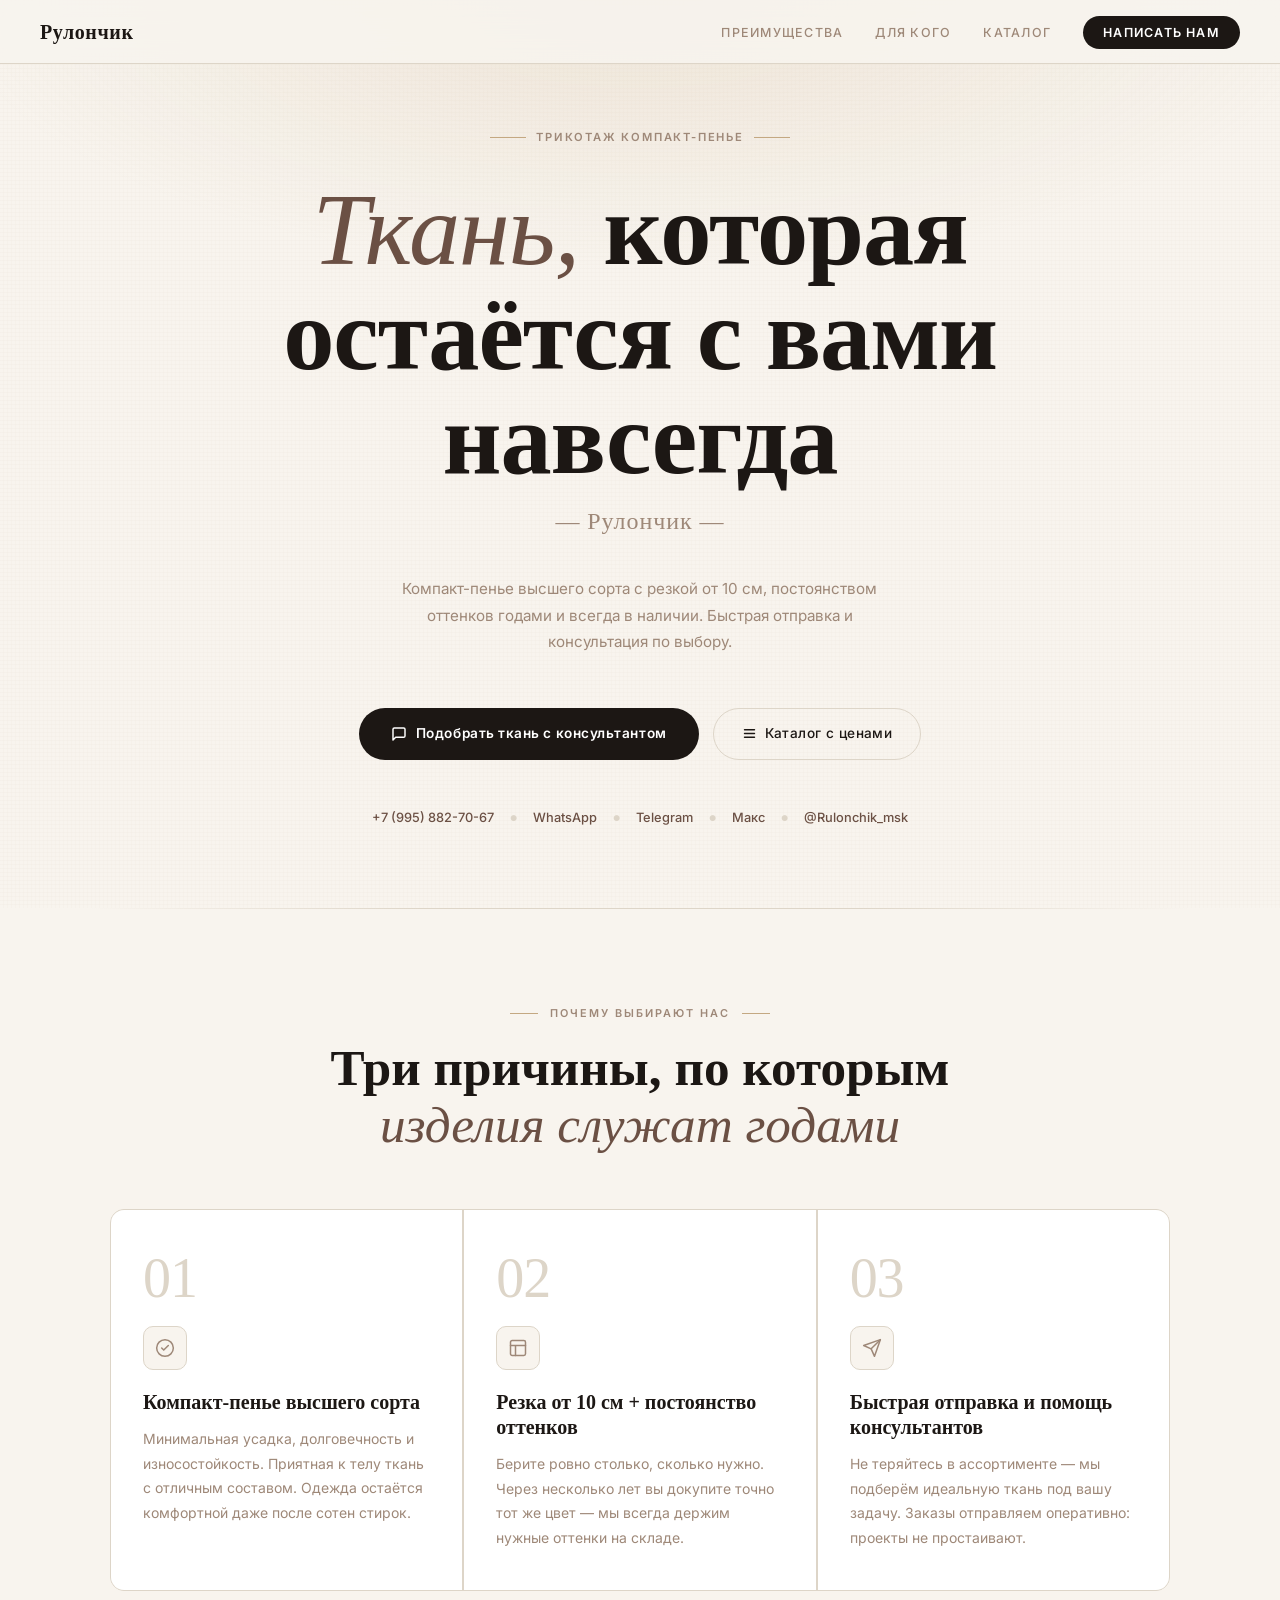
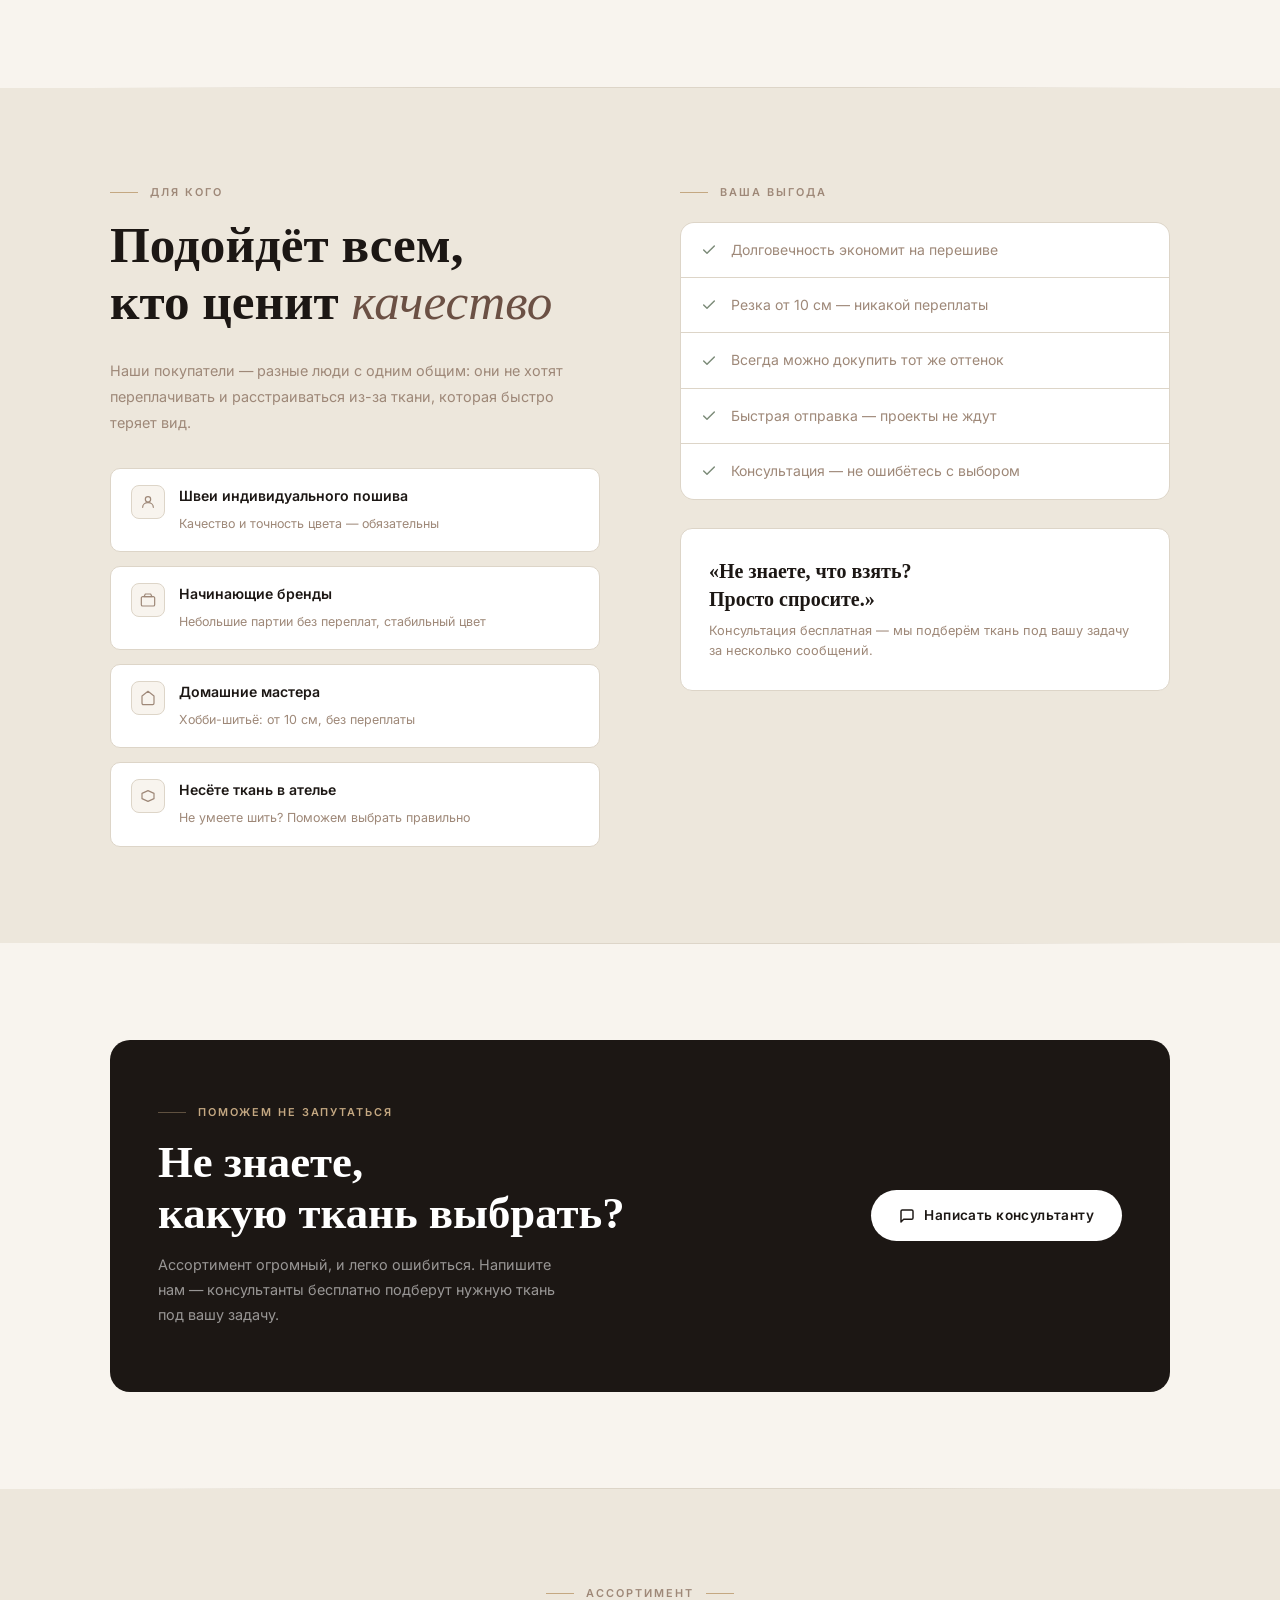
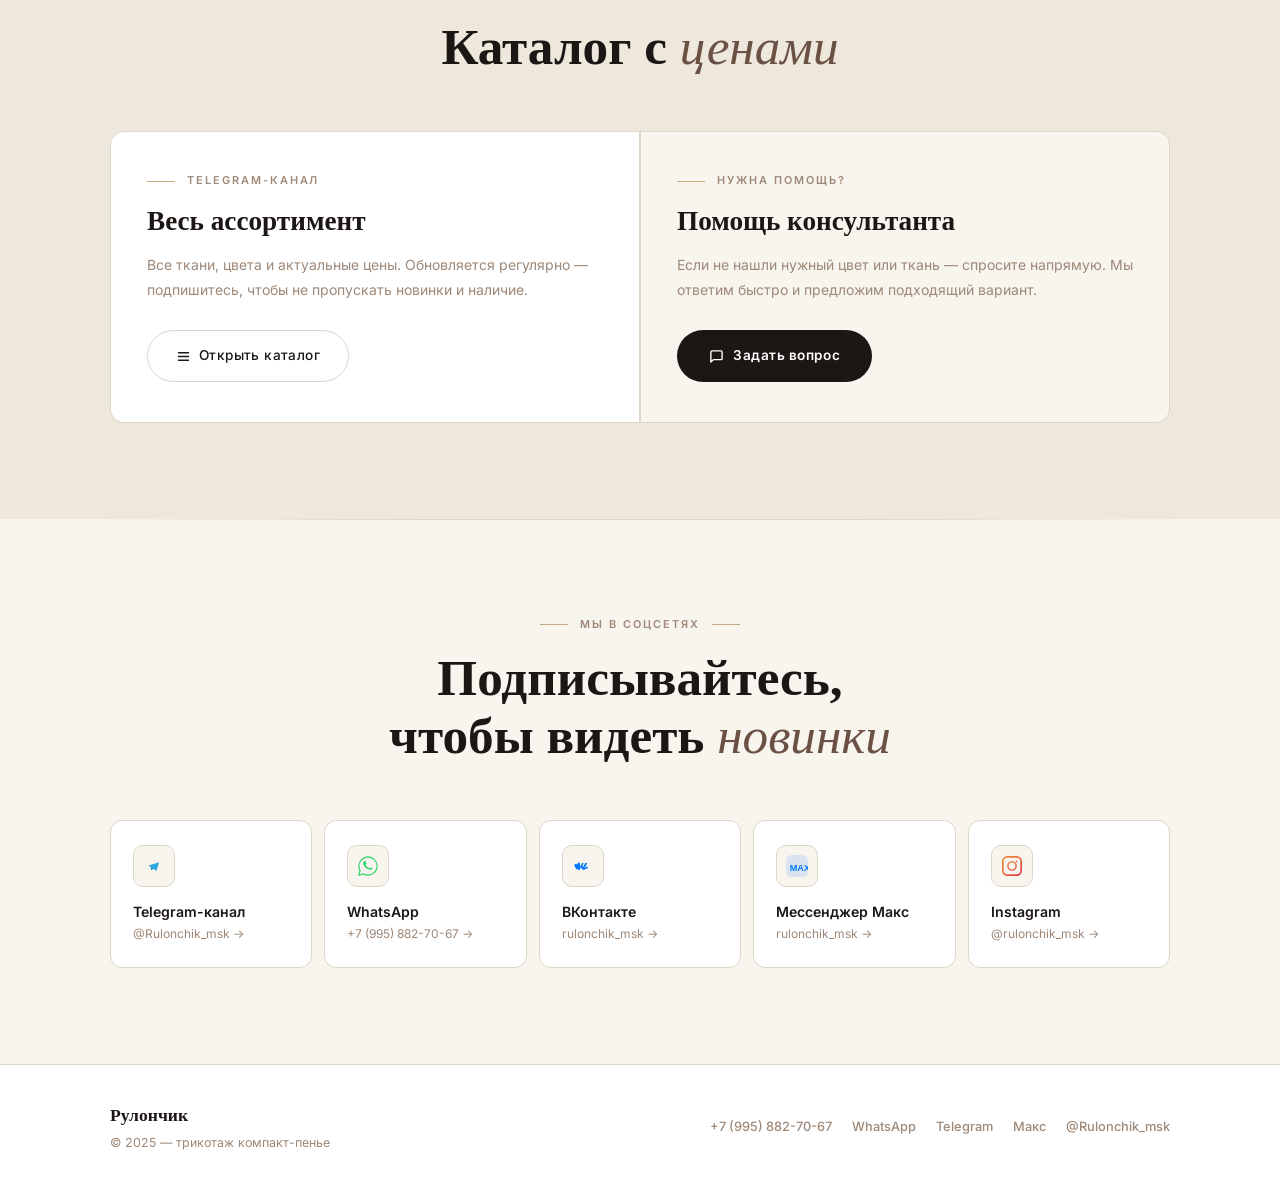
<file: landing.html>
<!DOCTYPE html>
<html lang="ru">
<head>
  <meta charset="UTF-8" />
  <meta name="viewport" content="width=device-width, initial-scale=1.0" />
  <title>Рулончик — трикотаж компакт-пенье</title>
  <link rel="preconnect" href="https://fonts.googleapis.com">
  <link rel="preconnect" href="https://fonts.gstatic.com" crossorigin>
  <link href="https://fonts.googleapis.com/css2?family=Cormorant+Garant:ital,wght@0,400;0,500;0,600;0,700;1,400;1,600&family=Inter:wght@300;400;500;600;700&display=swap" rel="stylesheet">
  <style>
    *, *::before, *::after { box-sizing: border-box; margin: 0; padding: 0; }

    :root {
      --ivory:    #F8F4EE;
      --stone:    #EDE7DC;
      --white:    #FFFFFF;
      --line:     #DDD5C8;
      --espresso: #1C1714;
      --mocha:    #6B5044;
      --taupe:    #9E8878;
      --warm:     #C4A882;
      --sage:     #7D8C7A;
      --r:        14px;
      --serif:    'Cormorant Garant', Georgia, serif;
      --sans:     'Inter', system-ui, sans-serif;
    }

    html { scroll-behavior: smooth; }

    body {
      font-family: var(--sans);
      background: var(--ivory);
      color: var(--espresso);
      line-height: 1.6;
      -webkit-font-smoothing: antialiased;
    }

    /* ─── NAV ─── */
    nav {
      position: fixed;
      top: 0; left: 0; right: 0;
      z-index: 100;
      padding: 0 40px;
      height: 64px;
      display: flex;
      align-items: center;
      justify-content: space-between;
      background: rgba(248,244,238,.88);
      backdrop-filter: blur(14px);
      border-bottom: 1px solid var(--line);
    }

    .nav-brand {
      font-family: var(--serif);
      font-size: 1.25rem;
      font-weight: 600;
      letter-spacing: .03em;
      color: var(--espresso);
      text-decoration: none;
    }

    .nav-links {
      display: flex;
      align-items: center;
      gap: 32px;
      list-style: none;
    }

    .nav-links a {
      font-size: .78rem;
      font-weight: 500;
      letter-spacing: .1em;
      text-transform: uppercase;
      color: var(--taupe);
      text-decoration: none;
      transition: color .2s;
    }
    .nav-links a:hover { color: var(--espresso); }

    .nav-cta {
      font-size: .78rem !important;
      font-weight: 600 !important;
      color: var(--white) !important;
      background: var(--espresso);
      padding: 9px 20px;
      border-radius: 100px;
      transition: background .2s !important;
    }
    .nav-cta:hover { background: var(--mocha) !important; color: var(--white) !important; }

    @media (max-width: 700px) {
      nav { padding: 0 20px; }
      .nav-links { display: none; }
    }

    /* ─── HERO ─── */
    .hero {
      min-height: 100svh;
      display: grid;
      place-items: center;
      padding: 120px 24px 80px;
      text-align: center;
      background:
        radial-gradient(ellipse 90% 50% at 50% 0%, rgba(196,168,130,.2) 0%, transparent 60%),
        var(--ivory);
      position: relative;
      overflow: hidden;
    }

    /* subtle woven texture */
    .hero::after {
      content: '';
      position: absolute;
      inset: 0;
      background-image:
        repeating-linear-gradient(0deg, transparent, transparent 3px, rgba(196,168,130,.04) 3px, rgba(196,168,130,.04) 4px),
        repeating-linear-gradient(90deg, transparent, transparent 3px, rgba(196,168,130,.04) 3px, rgba(196,168,130,.04) 4px);
      pointer-events: none;
    }

    .hero-inner { position: relative; z-index: 1; max-width: 820px; }

    .hero-eyebrow {
      display: inline-flex;
      align-items: center;
      gap: 10px;
      font-size: .7rem;
      font-weight: 600;
      letter-spacing: .16em;
      text-transform: uppercase;
      color: var(--taupe);
      margin-bottom: 32px;
    }
    .hero-eyebrow::before,
    .hero-eyebrow::after {
      content: '';
      display: block;
      width: 36px;
      height: 1px;
      background: var(--warm);
    }

    .hero h1 {
      font-family: var(--serif);
      font-size: clamp(3rem, 8vw, 6.5rem);
      font-weight: 600;
      line-height: 1.02;
      letter-spacing: -.01em;
      color: var(--espresso);
      margin-bottom: 10px;
    }

    .hero h1 em {
      font-style: italic;
      font-weight: 400;
      color: var(--mocha);
    }

    .hero-sub {
      font-family: var(--serif);
      font-size: clamp(1.1rem, 2.5vw, 1.5rem);
      font-weight: 400;
      color: var(--taupe);
      letter-spacing: .04em;
      margin-bottom: 36px;
    }

    .hero-desc {
      font-size: .95rem;
      font-weight: 400;
      color: var(--taupe);
      max-width: 500px;
      margin: 0 auto 52px;
      line-height: 1.75;
    }

    .hero-actions {
      display: flex;
      flex-wrap: wrap;
      justify-content: center;
      gap: 14px;
      margin-bottom: 48px;
    }

    .btn-primary {
      display: inline-flex;
      align-items: center;
      gap: 9px;
      background: var(--espresso);
      color: var(--white);
      font-size: .85rem;
      font-weight: 600;
      letter-spacing: .04em;
      padding: 15px 32px;
      border-radius: 100px;
      text-decoration: none;
      border: none;
      cursor: pointer;
      transition: background .25s, transform .2s, box-shadow .25s;
      animation: glow 3s ease-in-out infinite;
    }

    @keyframes glow {
      0%, 100% { box-shadow: 0 0 0 0 rgba(107,80,68,.35); }
      50%       { box-shadow: 0 0 0 14px rgba(107,80,68,0); }
    }

    .btn-primary:hover {
      background: var(--mocha);
      transform: translateY(-2px);
      box-shadow: 0 8px 28px rgba(107,80,68,.28);
      animation: none;
    }

    .btn-ghost {
      display: inline-flex;
      align-items: center;
      gap: 8px;
      background: transparent;
      color: var(--espresso);
      font-size: .85rem;
      font-weight: 500;
      letter-spacing: .03em;
      padding: 14px 28px;
      border-radius: 100px;
      text-decoration: none;
      border: 1.5px solid var(--line);
      transition: border-color .2s, background .2s;
    }
    .btn-ghost:hover { border-color: var(--warm); background: rgba(196,168,130,.08); }

    .hero-contacts {
      display: flex;
      flex-wrap: wrap;
      justify-content: center;
      align-items: center;
      gap: 6px 16px;
      font-size: .8rem;
      color: var(--taupe);
    }
    .hero-contacts a {
      color: var(--mocha);
      font-weight: 500;
      text-decoration: none;
      transition: opacity .2s;
    }
    .hero-contacts a:hover { opacity: .65; }
    .hero-contacts .dot { color: var(--line); font-size: .5rem; }

    /* ─── DIVIDER ─── */
    .divider {
      height: 1px;
      background: linear-gradient(90deg, transparent, var(--line) 30%, var(--line) 70%, transparent);
      margin: 0 auto;
      max-width: 1100px;
    }

    /* ─── SECTION SHARED ─── */
    .section { padding: 96px 24px; }
    .section-alt { background: var(--stone); }
    .container { max-width: 1060px; margin: 0 auto; }

    .eyebrow {
      display: flex;
      align-items: center;
      justify-content: center;
      gap: 12px;
      font-size: .68rem;
      font-weight: 600;
      letter-spacing: .18em;
      text-transform: uppercase;
      color: var(--taupe);
      margin-bottom: 16px;
    }
    .eyebrow span { display: block; width: 28px; height: 1px; background: var(--warm); }

    .section-title {
      font-family: var(--serif);
      font-size: clamp(2rem, 4.5vw, 3.2rem);
      font-weight: 600;
      line-height: 1.12;
      text-align: center;
      color: var(--espresso);
      margin-bottom: 56px;
    }
    .section-title em { font-style: italic; font-weight: 400; color: var(--mocha); }

    /* ─── ADVANTAGES ─── */
    .cards {
      display: grid;
      grid-template-columns: repeat(3, 1fr);
      gap: 2px;
      background: var(--line);
      border: 1px solid var(--line);
      border-radius: var(--r);
      overflow: hidden;
    }

    @media (max-width: 760px) {
      .cards { grid-template-columns: 1fr; }
    }

    .card {
      background: var(--white);
      padding: 40px 32px;
      transition: background .25s;
    }
    .card:hover { background: #FFFCF8; }

    .card-num {
      font-family: var(--serif);
      font-size: 3.5rem;
      font-weight: 300;
      color: var(--line);
      line-height: 1;
      margin-bottom: 20px;
      letter-spacing: -.02em;
    }

    .card-icon-wrap {
      width: 44px; height: 44px;
      border-radius: 10px;
      border: 1px solid var(--line);
      display: flex; align-items: center; justify-content: center;
      margin-bottom: 20px;
      background: var(--ivory);
    }

    .card h3 {
      font-family: var(--serif);
      font-size: 1.25rem;
      font-weight: 600;
      line-height: 1.25;
      margin-bottom: 12px;
      color: var(--espresso);
    }

    .card p {
      font-size: .875rem;
      color: var(--taupe);
      line-height: 1.75;
    }

    /* ─── FOR WHOM ─── */
    .audience-wrap {
      display: grid;
      grid-template-columns: 1fr 1fr;
      gap: 48px 80px;
      align-items: start;
    }

    @media (max-width: 700px) {
      .audience-wrap { grid-template-columns: 1fr; gap: 32px; }
    }

    .audience-left h2 { text-align: left; margin-bottom: 28px; }
    .audience-left p { font-size: .9rem; color: var(--taupe); line-height: 1.8; margin-bottom: 32px; }

    .audience-list { list-style: none; display: flex; flex-direction: column; gap: 14px; }

    .audience-list li {
      display: flex;
      align-items: flex-start;
      gap: 14px;
      padding: 16px 20px;
      background: var(--white);
      border: 1px solid var(--line);
      border-radius: 10px;
    }

    .al-icon {
      flex-shrink: 0;
      width: 34px; height: 34px;
      border-radius: 8px;
      background: var(--ivory);
      border: 1px solid var(--line);
      display: flex; align-items: center; justify-content: center;
    }

    .al-text strong { display: block; font-size: .88rem; font-weight: 600; color: var(--espresso); margin-bottom: 2px; }
    .al-text span { font-size: .78rem; color: var(--taupe); }

    .benefits-grid {
      display: flex;
      flex-direction: column;
      gap: 1px;
      background: var(--line);
      border: 1px solid var(--line);
      border-radius: var(--r);
      overflow: hidden;
    }

    .benefit-row {
      display: flex;
      align-items: center;
      gap: 14px;
      padding: 16px 20px;
      background: var(--white);
      font-size: .875rem;
      color: var(--taupe);
    }

    .benefit-row svg { flex-shrink: 0; color: var(--sage); }

    /* ─── HELP BLOCK ─── */
    .help-banner {
      background: var(--espresso);
      border-radius: 20px;
      padding: 64px 48px;
      display: grid;
      grid-template-columns: 1fr auto;
      gap: 32px;
      align-items: center;
    }

    @media (max-width: 700px) {
      .help-banner { grid-template-columns: 1fr; padding: 40px 28px; text-align: center; }
      .help-banner .btn-banner { margin: 0 auto; }
    }

    .help-banner .eyebrow { justify-content: flex-start; color: var(--warm); }
    .help-banner .eyebrow span { background: rgba(196,168,130,.4); }

    @media (max-width: 700px) {
      .help-banner .eyebrow { justify-content: center; }
    }

    .help-banner h2 {
      font-family: var(--serif);
      font-size: clamp(1.8rem, 3.5vw, 2.8rem);
      font-weight: 600;
      color: var(--white);
      line-height: 1.15;
      margin-bottom: 12px;
      text-align: left;
    }

    @media (max-width: 700px) {
      .help-banner h2 { text-align: center; }
    }

    .help-banner p {
      font-size: .9rem;
      color: rgba(255,255,255,.55);
      max-width: 420px;
      line-height: 1.75;
    }

    .btn-banner {
      flex-shrink: 0;
      display: inline-flex;
      align-items: center;
      gap: 9px;
      background: var(--white);
      color: var(--espresso);
      font-size: .85rem;
      font-weight: 600;
      letter-spacing: .03em;
      padding: 15px 28px;
      border-radius: 100px;
      text-decoration: none;
      white-space: nowrap;
      transition: background .2s, transform .2s;
    }
    .btn-banner:hover { background: var(--ivory); transform: translateY(-2px); }

    /* ─── CATALOG ─── */
    .catalog-row {
      display: grid;
      grid-template-columns: 1fr 1fr;
      gap: 2px;
      background: var(--line);
      border: 1px solid var(--line);
      border-radius: var(--r);
      overflow: hidden;
    }

    @media (max-width: 660px) {
      .catalog-row { grid-template-columns: 1fr; }
    }

    .catalog-cell {
      background: var(--white);
      padding: 40px 36px;
    }

    .catalog-cell .eyebrow { justify-content: flex-start; margin-bottom: 12px; }

    .catalog-cell h3 {
      font-family: var(--serif);
      font-size: 1.7rem;
      font-weight: 600;
      margin-bottom: 10px;
      color: var(--espresso);
    }

    .catalog-cell p {
      font-size: .875rem;
      color: var(--taupe);
      line-height: 1.75;
      margin-bottom: 28px;
    }

    /* ─── SOCIALS ─── */
    .socials-wrap {
      display: grid;
      grid-template-columns: repeat(auto-fit, minmax(200px, 1fr));
      gap: 12px;
    }

    .social-card {
      display: flex;
      flex-direction: column;
      align-items: flex-start;
      gap: 14px;
      padding: 24px 22px;
      background: var(--white);
      border: 1px solid var(--line);
      border-radius: 12px;
      text-decoration: none;
      transition: border-color .2s, transform .2s, box-shadow .2s;
    }
    .social-card:hover {
      border-color: var(--warm);
      transform: translateY(-3px);
      box-shadow: 0 8px 24px rgba(107,80,68,.1);
    }

    .social-card-icon {
      width: 42px; height: 42px;
      border-radius: 10px;
      display: flex; align-items: center; justify-content: center;
      background: var(--ivory);
      border: 1px solid var(--line);
    }

    .social-card-name {
      font-size: .88rem;
      font-weight: 600;
      color: var(--espresso);
      display: block;
    }

    .social-card-action {
      font-size: .75rem;
      color: var(--taupe);
      display: flex;
      align-items: center;
      gap: 4px;
    }

    /* ─── FOOTER ─── */
    footer {
      border-top: 1px solid var(--line);
      background: var(--white);
      padding: 36px 24px;
    }

    .footer-inner {
      max-width: 1060px;
      margin: 0 auto;
      display: flex;
      flex-wrap: wrap;
      align-items: center;
      justify-content: space-between;
      gap: 16px;
    }

    .footer-brand {
      font-family: var(--serif);
      font-size: 1.1rem;
      font-weight: 600;
      color: var(--espresso);
    }

    .footer-meta { font-size: .78rem; color: var(--taupe); }

    .footer-links {
      display: flex;
      flex-wrap: wrap;
      gap: 8px 20px;
    }

    .footer-links a {
      font-size: .8rem;
      color: var(--taupe);
      text-decoration: none;
      font-weight: 500;
      transition: color .2s;
    }
    .footer-links a:hover { color: var(--mocha); }

    /* ─── SCROLL REVEAL ─── */
    .reveal {
      opacity: 0;
      transform: translateY(22px);
      transition: opacity .65s ease, transform .65s ease;
    }
    .reveal.visible {
      opacity: 1;
      transform: none;
    }
  </style>
</head>
<body>

<!-- ══════ NAV ══════ -->
<nav>
  <a href="#" class="nav-brand">Рулончик</a>
  <ul class="nav-links">
    <li><a href="#advantages">Преимущества</a></li>
    <li><a href="#audience">Для кого</a></li>
    <li><a href="#catalog">Каталог</a></li>
    <li><a href="https://wa.me/79958827067" target="_blank" rel="noopener" class="nav-cta">Написать нам</a></li>
  </ul>
</nav>

<!-- ══════ HERO ══════ -->
<section class="hero">
  <div class="hero-inner">

    <div class="hero-eyebrow">Трикотаж компакт-пенье</div>

    <h1>
      <em>Ткань,</em> которая<br>остаётся с вами<br>навсегда
    </h1>

    <p class="hero-sub">— Рулончик —</p>

    <p class="hero-desc">
      Компакт-пенье высшего сорта с резкой от 10&nbsp;см,
      постоянством оттенков годами и всегда в наличии.
      Быстрая отправка и консультация по выбору.
    </p>

    <div class="hero-actions">
      <a href="https://wa.me/79958827067" class="btn-primary" target="_blank" rel="noopener">
        <svg width="16" height="16" viewBox="0 0 24 24" fill="none" stroke="currentColor" stroke-width="2.2" stroke-linecap="round" stroke-linejoin="round"><path d="M21 15a2 2 0 0 1-2 2H7l-4 4V5a2 2 0 0 1 2-2h14a2 2 0 0 1 2 2z"/></svg>
        Подобрать ткань с консультантом
      </a>
      <a href="#catalog" class="btn-ghost">
        <svg width="15" height="15" viewBox="0 0 24 24" fill="none" stroke="currentColor" stroke-width="2.2" stroke-linecap="round" stroke-linejoin="round"><path d="M4 6h16M4 12h16M4 18h16"/></svg>
        Каталог с ценами
      </a>
    </div>

    <div class="hero-contacts">
      <a href="tel:+79958827067">+7 (995) 882-70-67</a>
      <span class="dot">●</span>
      <a href="https://wa.me/79958827067" target="_blank" rel="noopener">WhatsApp</a>
      <span class="dot">●</span>
      <a href="https://t.me/Rulonchik_msk" target="_blank" rel="noopener">Telegram</a>
      <span class="dot">●</span>
      <a href="https://vk.me/rulonchik_msk" target="_blank" rel="noopener">Макс</a>
      <span class="dot">●</span>
      <a href="https://t.me/Rulonchik_msk" target="_blank" rel="noopener">@Rulonchik_msk</a>
    </div>

  </div>
</section>

<div class="divider"></div>

<!-- ══════ ADVANTAGES ══════ -->
<section class="section" id="advantages">
  <div class="container">

    <div class="eyebrow reveal"><span></span>Почему выбирают нас<span></span></div>
    <h2 class="section-title reveal">Три причины, по которым<br><em>изделия служат годами</em></h2>

    <div class="cards reveal">

      <div class="card">
        <div class="card-num">01</div>
        <div class="card-icon-wrap">
          <svg width="20" height="20" viewBox="0 0 24 24" fill="none" stroke="#9E8878" stroke-width="1.8" stroke-linecap="round" stroke-linejoin="round">
            <path d="M12 2C6.48 2 2 6.48 2 12s4.48 10 10 10 10-4.48 10-10S17.52 2 12 2z"/>
            <path d="M8 12l2.5 2.5L16 9"/>
          </svg>
        </div>
        <h3>Компакт-пенье высшего сорта</h3>
        <p>Минимальная усадка, долговечность и износостойкость. Приятная к телу ткань с отличным составом. Одежда остаётся комфортной даже после сотен стирок.</p>
      </div>

      <div class="card">
        <div class="card-num">02</div>
        <div class="card-icon-wrap">
          <svg width="20" height="20" viewBox="0 0 24 24" fill="none" stroke="#9E8878" stroke-width="1.8" stroke-linecap="round" stroke-linejoin="round">
            <rect x="3" y="3" width="18" height="18" rx="2"/>
            <path d="M3 9h18M9 21V9"/>
          </svg>
        </div>
        <h3>Резка от 10&nbsp;см + постоянство оттенков</h3>
        <p>Берите ровно столько, сколько нужно. Через несколько лет вы докупите точно тот же цвет — мы всегда держим нужные оттенки на складе.</p>
      </div>

      <div class="card">
        <div class="card-num">03</div>
        <div class="card-icon-wrap">
          <svg width="20" height="20" viewBox="0 0 24 24" fill="none" stroke="#9E8878" stroke-width="1.8" stroke-linecap="round" stroke-linejoin="round">
            <path d="M22 2L11 13"/>
            <path d="M22 2L15 22l-4-9-9-4 20-7z"/>
          </svg>
        </div>
        <h3>Быстрая отправка и помощь консультантов</h3>
        <p>Не теряйтесь в ассортименте — мы подберём идеальную ткань под вашу задачу. Заказы отправляем оперативно: проекты не простаивают.</p>
      </div>

    </div>
  </div>
</section>

<div class="divider"></div>

<!-- ══════ FOR WHOM ══════ -->
<section class="section section-alt" id="audience">
  <div class="container">
    <div class="audience-wrap">

      <div class="audience-left reveal">
        <div class="eyebrow" style="justify-content:flex-start;margin-bottom:14px;"><span></span>Для кого</div>
        <h2 class="section-title" style="text-align:left;">Подойдёт всем,<br>кто ценит <em>качество</em></h2>
        <p>Наши покупатели — разные люди с одним общим: они не хотят переплачивать и расстраиваться из-за ткани, которая быстро теряет вид.</p>

        <ul class="audience-list">
          <li>
            <div class="al-icon">
              <svg width="16" height="16" viewBox="0 0 24 24" fill="none" stroke="#9E8878" stroke-width="1.8" stroke-linecap="round" stroke-linejoin="round"><circle cx="12" cy="8" r="4"/><path d="M4 20c0-4 3.6-7 8-7s8 3 8 7"/></svg>
            </div>
            <div class="al-text">
              <strong>Швеи индивидуального пошива</strong>
              <span>Качество и точность цвета — обязательны</span>
            </div>
          </li>
          <li>
            <div class="al-icon">
              <svg width="16" height="16" viewBox="0 0 24 24" fill="none" stroke="#9E8878" stroke-width="1.8" stroke-linecap="round" stroke-linejoin="round"><path d="M20 7H4a2 2 0 0 0-2 2v10a2 2 0 0 0 2 2h16a2 2 0 0 0 2-2V9a2 2 0 0 0-2-2z"/><path d="M16 3H8l-2 4h12l-2-4z"/></svg>
            </div>
            <div class="al-text">
              <strong>Начинающие бренды</strong>
              <span>Небольшие партии без переплат, стабильный цвет</span>
            </div>
          </li>
          <li>
            <div class="al-icon">
              <svg width="16" height="16" viewBox="0 0 24 24" fill="none" stroke="#9E8878" stroke-width="1.8" stroke-linecap="round" stroke-linejoin="round"><path d="M3 9l9-7 9 7v11a2 2 0 0 1-2 2H5a2 2 0 0 1-2-2z"/></svg>
            </div>
            <div class="al-text">
              <strong>Домашние мастера</strong>
              <span>Хобби-шитьё: от 10&nbsp;см, без переплаты</span>
            </div>
          </li>
          <li>
            <div class="al-icon">
              <svg width="16" height="16" viewBox="0 0 24 24" fill="none" stroke="#9E8878" stroke-width="1.8" stroke-linecap="round" stroke-linejoin="round"><path d="M21 16V8l-9-4-9 4v8l9 4 9-4z"/></svg>
            </div>
            <div class="al-text">
              <strong>Несёте ткань в ателье</strong>
              <span>Не умеете шить? Поможем выбрать правильно</span>
            </div>
          </li>
        </ul>
      </div>

      <div class="reveal">
        <div class="eyebrow" style="justify-content:flex-start;margin-bottom:20px;"><span></span>Ваша выгода</div>
        <div class="benefits-grid">
          <div class="benefit-row">
            <svg width="16" height="16" viewBox="0 0 24 24" fill="none" stroke="#7D8C7A" stroke-width="2.2" stroke-linecap="round" stroke-linejoin="round"><polyline points="20 6 9 17 4 12"/></svg>
            Долговечность экономит на перешиве
          </div>
          <div class="benefit-row">
            <svg width="16" height="16" viewBox="0 0 24 24" fill="none" stroke="#7D8C7A" stroke-width="2.2" stroke-linecap="round" stroke-linejoin="round"><polyline points="20 6 9 17 4 12"/></svg>
            Резка от 10&nbsp;см — никакой переплаты
          </div>
          <div class="benefit-row">
            <svg width="16" height="16" viewBox="0 0 24 24" fill="none" stroke="#7D8C7A" stroke-width="2.2" stroke-linecap="round" stroke-linejoin="round"><polyline points="20 6 9 17 4 12"/></svg>
            Всегда можно докупить тот же оттенок
          </div>
          <div class="benefit-row">
            <svg width="16" height="16" viewBox="0 0 24 24" fill="none" stroke="#7D8C7A" stroke-width="2.2" stroke-linecap="round" stroke-linejoin="round"><polyline points="20 6 9 17 4 12"/></svg>
            Быстрая отправка — проекты не ждут
          </div>
          <div class="benefit-row">
            <svg width="16" height="16" viewBox="0 0 24 24" fill="none" stroke="#7D8C7A" stroke-width="2.2" stroke-linecap="round" stroke-linejoin="round"><polyline points="20 6 9 17 4 12"/></svg>
            Консультация — не ошибётесь с выбором
          </div>
        </div>

        <div style="margin-top:28px; padding:28px; background:var(--white); border:1px solid var(--line); border-radius:12px;">
          <p style="font-family:var(--serif);font-size:1.25rem;font-weight:600;color:var(--espresso);line-height:1.4;margin-bottom:8px;">
            «Не знаете, что взять?<br>Просто спросите.»
          </p>
          <p style="font-size:.8rem;color:var(--taupe);">Консультация бесплатная — мы подберём ткань под вашу задачу за несколько сообщений.</p>
        </div>
      </div>

    </div>
  </div>
</section>

<div class="divider"></div>

<!-- ══════ HELP BLOCK ══════ -->
<section class="section" id="consult">
  <div class="container">
    <div class="help-banner reveal">
      <div>
        <div class="eyebrow" style="justify-content:flex-start;margin-bottom:16px;"><span></span>Поможем не запутаться</div>
        <h2>Не знаете,<br>какую ткань выбрать?</h2>
        <p>Ассортимент огромный, и легко ошибиться. Напишите нам — консультанты бесплатно подберут нужную ткань под вашу задачу.</p>
      </div>
      <a href="https://wa.me/79958827067" class="btn-banner" target="_blank" rel="noopener">
        <svg width="16" height="16" viewBox="0 0 24 24" fill="none" stroke="currentColor" stroke-width="2.2" stroke-linecap="round" stroke-linejoin="round"><path d="M21 15a2 2 0 0 1-2 2H7l-4 4V5a2 2 0 0 1 2-2h14a2 2 0 0 1 2 2z"/></svg>
        Написать консультанту
      </a>
    </div>
  </div>
</section>

<div class="divider"></div>

<!-- ══════ CATALOG ══════ -->
<section class="section section-alt" id="catalog">
  <div class="container">
    <div class="eyebrow reveal"><span></span>Ассортимент<span></span></div>
    <h2 class="section-title reveal">Каталог с <em>ценами</em></h2>
    <div class="catalog-row reveal">

      <div class="catalog-cell">
        <div class="eyebrow" style="justify-content:flex-start;margin-bottom:10px;"><span></span>Telegram-канал</div>
        <h3>Весь ассортимент</h3>
        <p>Все ткани, цвета и актуальные цены. Обновляется регулярно — подпишитесь, чтобы не пропускать новинки и наличие.</p>
        <a href="https://t.me/Rulonchik_msk" class="btn-ghost" target="_blank" rel="noopener" style="display:inline-flex;">
          <svg width="15" height="15" viewBox="0 0 24 24" fill="none" stroke="currentColor" stroke-width="2.2" stroke-linecap="round" stroke-linejoin="round"><path d="M4 6h16M4 12h16M4 18h16"/></svg>
          Открыть каталог
        </a>
      </div>

      <div class="catalog-cell" style="background:var(--ivory);">
        <div class="eyebrow" style="justify-content:flex-start;margin-bottom:10px;"><span></span>Нужна помощь?</div>
        <h3>Помощь консультанта</h3>
        <p>Если не нашли нужный цвет или ткань — спросите напрямую. Мы ответим быстро и предложим подходящий вариант.</p>
        <a href="https://wa.me/79958827067" class="btn-primary" target="_blank" rel="noopener" style="display:inline-flex;animation:none;">
          <svg width="15" height="15" viewBox="0 0 24 24" fill="none" stroke="currentColor" stroke-width="2.2" stroke-linecap="round" stroke-linejoin="round"><path d="M21 15a2 2 0 0 1-2 2H7l-4 4V5a2 2 0 0 1 2-2h14a2 2 0 0 1 2 2z"/></svg>
          Задать вопрос
        </a>
      </div>

    </div>
  </div>
</section>

<div class="divider"></div>

<!-- ══════ SOCIALS ══════ -->
<section class="section">
  <div class="container">
    <div class="eyebrow reveal"><span></span>Мы в соцсетях<span></span></div>
    <h2 class="section-title reveal">Подписывайтесь,<br>чтобы видеть <em>новинки</em></h2>
    <div class="socials-wrap reveal">

      <!-- Telegram -->
      <a href="https://t.me/Rulonchik_msk" class="social-card" target="_blank" rel="noopener">
        <div class="social-card-icon">
          <svg width="22" height="22" viewBox="0 0 24 24" fill="none">
            <path d="M5.5 11.8l2.9 1.1 1.1 3.6 1.7-1.6 3.5 2.5 2.8-9.5-12 3.9z" fill="#2CA5E0"/>
            <path d="M8.4 12.9l.4 3.6 1.7-1.6" fill="#1a8ab5"/>
          </svg>
        </div>
        <div>
          <span class="social-card-name">Telegram-канал</span>
          <span class="social-card-action">@Rulonchik_msk →</span>
        </div>
      </a>

      <!-- WhatsApp -->
      <a href="https://wa.me/79958827067" class="social-card" target="_blank" rel="noopener">
        <div class="social-card-icon">
          <svg width="22" height="22" viewBox="0 0 24 24" fill="none">
            <path d="M17.5 14.4c-.3-.1-1.6-.8-1.8-.9-.2-.1-.4-.1-.6.1-.2.2-.7.9-.9 1-.2.2-.3.2-.6.1-.3-.1-1.3-.5-2.5-1.5-.9-.8-1.5-1.8-1.7-2.1-.2-.3 0-.4.1-.6l.4-.5c.1-.2.2-.3.3-.5.1-.2 0-.4 0-.5-.1-.2-.6-1.4-.8-1.9-.2-.5-.4-.4-.6-.4h-.5c-.2 0-.5.1-.7.3-.2.2-.9.9-.9 2.1s.9 2.4 1 2.6c.1.2 1.7 2.7 4.2 3.7 2.4 1 2.4.7 2.9.6.4 0 1.4-.6 1.6-1.1.2-.5.2-1 .1-1.1z" fill="#25D366"/>
            <path d="M12 2C6.48 2 2 6.48 2 12c0 1.85.5 3.58 1.38 5.06L2 22l5.09-1.34A9.94 9.94 0 0 0 12 22c5.52 0 10-4.48 10-10S17.52 2 12 2z" stroke="#25D366" stroke-width="1.2" fill="none"/>
          </svg>
        </div>
        <div>
          <span class="social-card-name">WhatsApp</span>
          <span class="social-card-action">+7 (995) 882-70-67 →</span>
        </div>
      </a>

      <!-- VK -->
      <a href="https://vk.com/rulonchik_msk" class="social-card" target="_blank" rel="noopener">
        <div class="social-card-icon">
          <svg width="22" height="22" viewBox="0 0 24 24" fill="none">
            <path d="M13.6 16.2h-1.4c-.5 0-.6-.4-.6-.4S10 13.6 9.4 13.3c-.3-.2-.3.1-.3.1v2c0 .5-.2.8-.7.8H7c-1.1 0-2.3-.7-3.1-1.9-1.2-1.6-2-4.4.2-4.4.7 0 1.2.6 1.2.6s1-2.4 2.6-2.4c.5 0 .7.2.7.7v2.5c0 .4.2.7.5.7.6 0 1.2-1.7 1.4-2.5.1-.4.4-.7.8-.7h.8c.5 0 .7.4.4.8-.5.8-.9 2-1.1 2.7-.2.6.3.7.6.4 1.3-1.1 2.2-3.4 2.2-3.4.2-.5.6-.6.9-.6h.9c.5 0 .6.3.4.7 0 0-.9 2.5-2.5 3.9-.4.4-.1.6.3.6.5 0 1.5-1.1 1.5-1.1.2-.3.5-.4.8-.1l.6.6c.4.4.2.8-.1 1.1-.7.6-1.6.8-2.5.8z" fill="#0077FF"/>
          </svg>
        </div>
        <div>
          <span class="social-card-name">ВКонтакте</span>
          <span class="social-card-action">rulonchik_msk →</span>
        </div>
      </a>

      <!-- MAX -->
      <a href="https://vk.me/rulonchik_msk" class="social-card" target="_blank" rel="noopener">
        <div class="social-card-icon">
          <svg width="22" height="22" viewBox="0 0 24 24" fill="none">
            <rect width="24" height="24" rx="6" fill="#0077FF" opacity=".12"/>
            <text x="4" y="17" font-family="Arial Black, sans-serif" font-size="10" font-weight="900" fill="#0077FF">MAX</text>
          </svg>
        </div>
        <div>
          <span class="social-card-name">Мессенджер Макс</span>
          <span class="social-card-action">rulonchik_msk →</span>
        </div>
      </a>

      <!-- Instagram -->
      <a href="https://www.instagram.com/rulonchik_msk?igsh=MjlzZmp3dzAyZ3F3" class="social-card" target="_blank" rel="noopener">
        <div class="social-card-icon">
          <svg width="22" height="22" viewBox="0 0 24 24" fill="none">
            <defs>
              <linearGradient id="ig-g" x1="0" y1="0" x2="24" y2="24" gradientUnits="userSpaceOnUse">
                <stop stop-color="#f09433"/>
                <stop offset=".5" stop-color="#e6683c"/>
                <stop offset="1" stop-color="#dc2743"/>
              </linearGradient>
            </defs>
            <rect x="2" y="2" width="20" height="20" rx="5" stroke="url(#ig-g)" stroke-width="1.8" fill="none"/>
            <circle cx="12" cy="12" r="4.5" stroke="url(#ig-g)" stroke-width="1.5" fill="none"/>
            <circle cx="17" cy="7" r="1" fill="#e6683c"/>
          </svg>
        </div>
        <div>
          <span class="social-card-name">Instagram</span>
          <span class="social-card-action">@rulonchik_msk →</span>
        </div>
      </a>

    </div>
  </div>
</section>

<!-- ══════ FOOTER ══════ -->
<footer>
  <div class="footer-inner">
    <div>
      <div class="footer-brand">Рулончик</div>
      <div class="footer-meta" style="margin-top:4px;">© 2025 — трикотаж компакт-пенье</div>
    </div>
    <div class="footer-links">
      <a href="tel:+79958827067">+7 (995) 882-70-67</a>
      <a href="https://wa.me/79958827067" target="_blank" rel="noopener">WhatsApp</a>
      <a href="https://t.me/Rulonchik_msk" target="_blank" rel="noopener">Telegram</a>
      <a href="https://vk.me/rulonchik_msk" target="_blank" rel="noopener">Макс</a>
      <a href="https://t.me/Rulonchik_msk" target="_blank" rel="noopener">@Rulonchik_msk</a>
    </div>
  </div>
</footer>

<script>
  // Scroll reveal
  const els = document.querySelectorAll('.reveal');
  const io = new IntersectionObserver((entries) => {
    entries.forEach(e => {
      if (e.isIntersecting) { e.target.classList.add('visible'); io.unobserve(e.target); }
    });
  }, { threshold: 0.12 });
  els.forEach(el => io.observe(el));
</script>

</body>
</html>
</file>
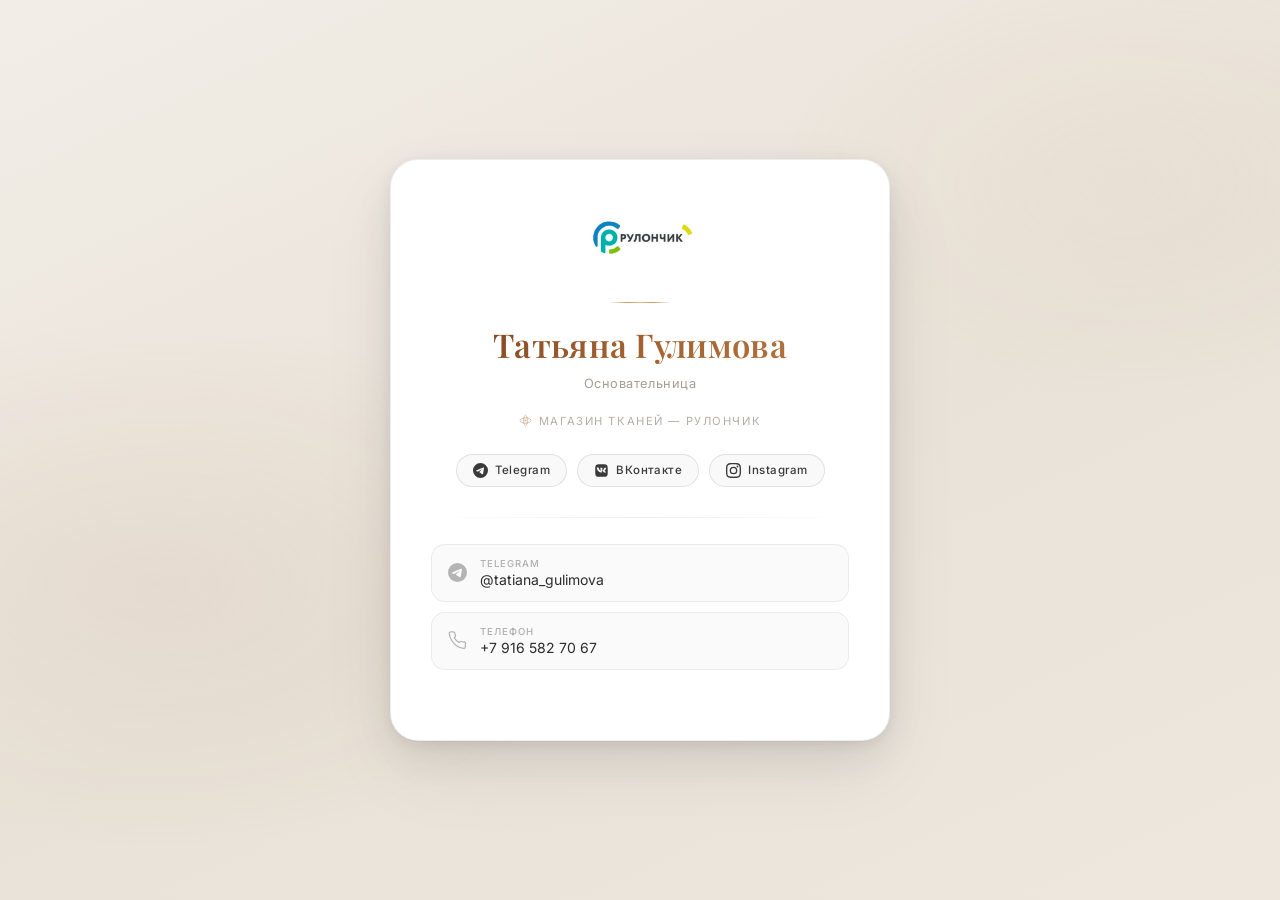
<file: vizitka.html>
<!DOCTYPE html>
<html lang="ru">
<head>
  <meta charset="UTF-8" />
  <meta name="viewport" content="width=device-width, initial-scale=1.0" />
  <title>Татьяна Гулимова — Рулончик</title>
  <link rel="preconnect" href="https://fonts.googleapis.com">
  <link rel="preconnect" href="https://fonts.gstatic.com" crossorigin>
  <link href="https://fonts.googleapis.com/css2?family=Playfair+Display:wght@400;600&family=Inter:wght@300;400;500&display=swap" rel="stylesheet">
  <style>
    *, *::before, *::after { box-sizing: border-box; margin: 0; padding: 0; }

    body {
      min-height: 100vh;
      background: linear-gradient(155deg, #f2ede6 0%, #e8e2d8 55%, #ede7de 100%);
      display: flex;
      align-items: center;
      justify-content: center;
      font-family: 'Inter', sans-serif;
      padding: 24px;
      position: relative;
      overflow: hidden;
    }

    /* Subtle warm ambient */
    body::before {
      content: '';
      position: fixed;
      inset: 0;
      background:
        radial-gradient(ellipse 55% 45% at 12% 65%, rgba(196, 154, 123, 0.12) 0%, transparent 65%),
        radial-gradient(ellipse 45% 40% at 88% 20%, rgba(224, 186, 148, 0.09) 0%, transparent 60%);
      pointer-events: none;
      z-index: 0;
    }

    .card {
      position: relative;
      z-index: 1;
      width: 100%;
      max-width: 500px;
      background: #ffffff;
      border: 1px solid rgba(0, 0, 0, 0.07);
      border-radius: 28px;
      padding: 48px 40px 44px;
      box-shadow:
        0 1px 2px rgba(0, 0, 0, 0.04),
        0 4px 16px rgba(0, 0, 0, 0.07),
        0 16px 48px rgba(0, 0, 0, 0.08),
        0 32px 80px rgba(0, 0, 0, 0.06);
      text-align: center;
    }

    /* ─── Logo ─────────────────────────────────────── */
    .logo-wrap {
      display: flex;
      justify-content: center;
      margin-bottom: 34px;
    }

    .logo-img {
      height: 60px;
      width: auto;
      max-width: 100%;
      display: block;
      object-fit: contain;
    }

    @media (max-width: 540px) {
      .logo-img { height: 48px; }
    }

    /* ─── Decorative gold line ──────────────────────── */
    .deco-line {
      width: 64px;
      height: 1px;
      background: linear-gradient(90deg, transparent, #c49a6a 30%, #e2b880 50%, #c49a6a 70%, transparent);
      margin: 0 auto 22px;
    }

    /* ─── Name ──────────────────────────────────────── */
    .name {
      font-family: 'Playfair Display', serif;
      font-size: 2.05rem;
      font-weight: 600;
      letter-spacing: 0.01em;
      line-height: 1.2;
      background: linear-gradient(135deg, #7a4220 0%, #a05e2e 45%, #b87840 100%);
      -webkit-background-clip: text;
      -webkit-text-fill-color: transparent;
      background-clip: text;
      margin-bottom: 12px;
    }

    /* ─── Role ──────────────────────────────────────── */
    .role {
      font-size: 0.8rem;
      font-weight: 400;
      letter-spacing: 0.04em;
      color: rgba(60, 40, 20, 0.45);
      margin-bottom: 20px;
    }

/* ─── Specialization ────────────────────────────── */
    .spec-wrap {
      display: inline-flex;
      align-items: center;
      justify-content: center;
      gap: 7px;
      margin-bottom: 26px;
    }

    .spec-icon { color: rgba(160, 110, 60, 0.45); flex-shrink: 0; }

    .spec-text {
      font-size: 0.7rem;
      font-weight: 400;
      letter-spacing: 0.14em;
      text-transform: uppercase;
      color: rgba(60, 40, 20, 0.38);
    }

    /* ─── Social buttons ────────────────────────────── */
    .socials {
      display: flex;
      justify-content: center;
      gap: 10px;
      margin-bottom: 30px;
    }

    .social-btn {
      display: flex;
      align-items: center;
      gap: 7px;
      padding: 8px 16px;
      border-radius: 100px;
      border: 1px solid rgba(0, 0, 0, 0.1);
      background: rgba(0, 0, 0, 0.025);
      text-decoration: none;
      font-size: 0.72rem;
      font-weight: 500;
      letter-spacing: 0.04em;
      color: #3a3a3a;
      transition: background 0.25s ease, border-color 0.25s ease,
                  color 0.25s ease, transform 0.25s ease, box-shadow 0.25s ease;
    }

    .social-btn svg { flex-shrink: 0; transition: color 0.25s ease; }

    .social-btn:hover {
      transform: translateY(-2px);
      box-shadow: 0 4px 14px rgba(0, 0, 0, 0.1);
    }

    .social-btn.tg  { --c: #2ca5e0; }
    .social-btn.vk  { --c: #4680c2; }
    .social-btn.ig  { --c: #c13584; }

    .social-btn:hover { background: color-mix(in srgb, var(--c) 8%, transparent); border-color: color-mix(in srgb, var(--c) 35%, transparent); color: var(--c); }

    /* ─── Divider ───────────────────────────────────── */
    .divider {
      width: 100%;
      height: 1px;
      background: linear-gradient(90deg, transparent, rgba(0, 0, 0, 0.07), transparent);
      margin-bottom: 26px;
    }

    /* ─── Contacts ──────────────────────────────────── */
    .contacts {
      display: flex;
      flex-direction: column;
      gap: 10px;
      margin-bottom: 26px;
    }

    .contact-item {
      display: flex;
      align-items: center;
      gap: 13px;
      padding: 13px 16px;
      border-radius: 14px;
      background: rgba(0, 0, 0, 0.02);
      border: 1px solid rgba(0, 0, 0, 0.06);
      cursor: pointer;
      transition: background 0.28s ease, border-color 0.28s ease, transform 0.28s ease, box-shadow 0.28s ease;
      text-decoration: none;
      color: inherit;
      user-select: none;
    }

    .contact-item:hover {
      background: rgba(196, 148, 88, 0.06);
      border-color: rgba(176, 130, 70, 0.22);
      transform: translateX(5px);
      box-shadow: 0 2px 16px rgba(0, 0, 0, 0.07);
    }

    .contact-item:hover .ci-icon { color: #b07840; }

    .ci-icon {
      width: 19px;
      height: 19px;
      color: rgba(0, 0, 0, 0.28);
      transition: color 0.28s ease;
      flex-shrink: 0;
    }

    .ci-body { flex: 1; text-align: left; }

    .ci-label {
      font-size: 0.6rem;
      font-weight: 500;
      letter-spacing: 0.1em;
      text-transform: uppercase;
      color: rgba(0, 0, 0, 0.3);
      margin-bottom: 2px;
    }

    .ci-value {
      font-size: 0.875rem;
      font-weight: 400;
      color: #2c2c2c;
    }

    .ci-hint {
      font-size: 0.62rem;
      letter-spacing: 0.03em;
      color: rgba(160, 110, 50, 0.5);
      opacity: 0;
      transition: opacity 0.28s ease;
      white-space: nowrap;
    }

    .contact-item:hover .ci-hint { opacity: 1; }

    /* ─── Toast ─────────────────────────────────────── */
    .toast {
      position: fixed;
      bottom: 32px;
      left: 50%;
      transform: translateX(-50%) translateY(12px);
      background: rgba(28, 22, 16, 0.94);
      border: 1px solid rgba(196, 154, 100, 0.3);
      border-radius: 100px;
      padding: 10px 22px;
      font-size: 0.78rem;
      font-family: 'Inter', sans-serif;
      letter-spacing: 0.04em;
      color: rgba(230, 190, 140, 0.92);
      opacity: 0;
      transition: opacity 0.3s ease, transform 0.3s ease;
      pointer-events: none;
      z-index: 999;
      white-space: nowrap;
      box-shadow: 0 4px 20px rgba(0, 0, 0, 0.25);
    }

    .toast.show {
      opacity: 1;
      transform: translateX(-50%) translateY(0);
    }

    /* ─── Responsive ────────────────────────────────── */
    @media (max-width: 540px) {
      body { padding: 20px 16px; align-items: flex-start; padding-top: 32px; }
      .card { padding: 36px 24px 36px; border-radius: 22px; }
      .name { font-size: 1.72rem; }
      .spec-text { font-size: 0.67rem; }
    }
  </style>
</head>
<body>

<div class="card">

  <div class="logo-wrap">
    <img src="[data-uri]" alt="Рулончик" class="logo-img">
  </div>

  <!-- Decorative line -->
  <div class="deco-line"></div>

  <!-- Name -->
  <h1 class="name">Татьяна Гулимова</h1>

  <!-- Role -->
  <p class="role">Основательница</p>

  <!-- Specialization -->
  <div class="spec-wrap">
    <!-- Thread spool icon -->
    <svg class="spec-icon" width="13" height="13" viewBox="0 0 24 24" fill="none" xmlns="http://www.w3.org/2000/svg">
      <ellipse cx="12" cy="12" rx="10" ry="5" stroke="currentColor" stroke-width="1.6"/>
      <ellipse cx="12" cy="12" rx="3.5" ry="10" stroke="currentColor" stroke-width="1.6"/>
      <circle cx="12" cy="12" r="2" fill="currentColor"/>
    </svg>
    <span class="spec-text">Магазин тканей — Рулончик</span>
  </div>

  <!-- Social links -->
  <div class="socials">

    <a class="social-btn tg" href="https://t.me/Rulonchik_msk" target="_blank" rel="noopener noreferrer">
      <!-- Telegram -->
      <svg width="15" height="15" viewBox="0 0 24 24" fill="currentColor">
        <path d="M11.944 0A12 12 0 0 0 0 12a12 12 0 0 0 12 12 12 12 0 0 0 12-12A12 12 0 0 0 12 0a12 12 0 0 0-.056 0zm4.962 7.224c.1-.002.321.023.465.14a.506.506 0 0 1 .171.325c.016.093.036.306.02.472-.18 1.898-.962 6.502-1.36 8.627-.168.9-.499 1.201-.82 1.23-.696.065-1.225-.46-1.9-.902-1.056-.693-1.653-1.124-2.678-1.8-1.185-.78-.417-1.21.258-1.91.177-.184 3.247-2.977 3.307-3.23.007-.032.014-.15-.056-.212s-.174-.041-.249-.024c-.106.024-1.793 1.14-5.061 3.345-.48.33-.913.49-1.302.48-.428-.008-1.252-.241-1.865-.44-.752-.245-1.349-.374-1.297-.789.027-.216.325-.437.893-.663 3.498-1.524 5.83-2.529 6.998-3.014 3.332-1.386 4.025-1.627 4.476-1.635z"/>
      </svg>
      Telegram
    </a>

    <a class="social-btn vk" href="https://vk.com/rulonchik_msk" target="_blank" rel="noopener noreferrer">
      <!-- VK -->
      <svg width="15" height="15" viewBox="0 0 24 24" fill="currentColor">
        <path d="M15.07 2H8.93C3.33 2 2 3.33 2 8.93v6.14C2 20.67 3.33 22 8.93 22h6.14C20.67 22 22 20.67 22 15.07V8.93C22 3.33 20.67 2 15.07 2zm3.08 13.27h-1.65c-.62 0-.81-.49-1.93-1.62-1-.95-1.43-1.08-1.68-1.08-.34 0-.44.1-.44.57v1.47c0 .41-.13.65-1.22.65-1.8 0-3.8-1.09-5.2-3.12C4.92 9.83 4.5 8.16 4.5 7.77c0-.25.1-.48.57-.48h1.65c.43 0 .59.19.75.65.83 2.37 2.2 4.45 2.77 4.45.21 0 .31-.1.31-.64V9.6c-.07-1.15-.67-1.25-.67-1.66 0-.2.16-.4.43-.4h2.6c.36 0 .49.19.49.62v3.34c0 .36.16.49.27.49.21 0 .39-.13.77-.52 1.2-1.33 2.05-3.39 2.05-3.39.11-.25.31-.48.74-.48h1.65c.49 0 .6.25.49.62-.21 1-.67 1.72-2.32 3.71-.14.18-.19.27 0 .47 1.07 1.03 1.48 1.56 1.61 1.77.69 1.04-.13 1.7-.92 1.7z"/>
      </svg>
      ВКонтакте
    </a>

    <a class="social-btn ig" href="https://www.instagram.com/rulonchik_msk?igsh=MjlzZmp3dzAyZ3F3" target="_blank" rel="noopener noreferrer">
      <!-- Instagram -->
      <svg width="15" height="15" viewBox="0 0 24 24" fill="currentColor">
        <path d="M12 2.163c3.204 0 3.584.012 4.85.07 3.252.148 4.771 1.691 4.919 4.919.058 1.265.069 1.645.069 4.849 0 3.205-.012 3.584-.069 4.849-.149 3.225-1.664 4.771-4.919 4.919-1.266.058-1.644.07-4.85.07-3.204 0-3.584-.012-4.849-.07-3.26-.149-4.771-1.699-4.919-4.92-.058-1.265-.07-1.644-.07-4.849 0-3.204.013-3.583.07-4.849.149-3.227 1.664-4.771 4.919-4.919 1.266-.057 1.645-.069 4.849-.069zM12 0C8.741 0 8.333.014 7.053.072 2.695.272.273 2.69.073 7.052.014 8.333 0 8.741 0 12c0 3.259.014 3.668.072 4.948.2 4.358 2.618 6.78 6.98 6.98C8.333 23.986 8.741 24 12 24c3.259 0 3.668-.014 4.948-.072 4.354-.2 6.782-2.618 6.979-6.98.059-1.28.073-1.689.073-4.948 0-3.259-.014-3.667-.072-4.947-.196-4.354-2.617-6.78-6.979-6.98C15.668.014 15.259 0 12 0zm0 5.838a6.162 6.162 0 1 0 0 12.324 6.162 6.162 0 0 0 0-12.324zM12 16a4 4 0 1 1 0-8 4 4 0 0 1 0 8zm6.406-11.845a1.44 1.44 0 1 0 0 2.881 1.44 1.44 0 0 0 0-2.881z"/>
      </svg>
      Instagram
    </a>

  </div>

  <div class="divider"></div>

  <!-- Contacts -->
  <div class="contacts">

    <!-- Telegram -->
    <a class="contact-item" href="https://t.me/tatiana_gulimova" target="_blank" rel="noopener noreferrer">
      <svg class="ci-icon" viewBox="0 0 24 24" fill="currentColor" xmlns="http://www.w3.org/2000/svg">
        <path d="M11.944 0A12 12 0 0 0 0 12a12 12 0 0 0 12 12 12 12 0 0 0 12-12A12 12 0 0 0 12 0a12 12 0 0 0-.056 0zm4.962 7.224c.1-.002.321.023.465.14a.506.506 0 0 1 .171.325c.016.093.036.306.02.472-.18 1.898-.962 6.502-1.36 8.627-.168.9-.499 1.201-.82 1.23-.696.065-1.225-.46-1.9-.902-1.056-.693-1.653-1.124-2.678-1.8-1.185-.78-.417-1.21.258-1.91.177-.184 3.247-2.977 3.307-3.23.007-.032.014-.15-.056-.212s-.174-.041-.249-.024c-.106.024-1.793 1.14-5.061 3.345-.48.33-.913.49-1.302.48-.428-.008-1.252-.241-1.865-.44-.752-.245-1.349-.374-1.297-.789.027-.216.325-.437.893-.663 3.498-1.524 5.83-2.529 6.998-3.014 3.332-1.386 4.025-1.627 4.476-1.635z"/>
      </svg>
      <div class="ci-body">
        <div class="ci-label">Telegram</div>
        <div class="ci-value">@tatiana_gulimova</div>
      </div>
      <div class="ci-hint">перейти →</div>
    </a>

    <!-- Phone — click copies number -->
    <div class="contact-item" id="phoneItem" onclick="copyPhone()"
         role="button" tabindex="0" onkeydown="if(event.key==='Enter')copyPhone()">
      <svg class="ci-icon" viewBox="0 0 24 24" fill="none" stroke="currentColor"
           stroke-width="1.6" stroke-linecap="round" stroke-linejoin="round"
           xmlns="http://www.w3.org/2000/svg">
        <path d="M22 16.92v3a2 2 0 0 1-2.18 2 19.79 19.79 0 0 1-8.63-3.07A19.5 19.5 0 0 1 4.7 12a19.79 19.79 0 0 1-3.07-8.67A2 2 0 0 1 3.61 1h3a2 2 0 0 1 2 1.72c.127.96.361 1.903.7 2.81a2 2 0 0 1-.45 2.11L7.91 8.6a16 16 0 0 0 6.06 6.06l.96-.96a2 2 0 0 1 2.11-.45c.907.339 1.85.573 2.81.7A2 2 0 0 1 22 16.92z"/>
      </svg>
      <div class="ci-body">
        <div class="ci-label">Телефон</div>
        <div class="ci-value">+7 916 582 70 67</div>
      </div>
      <div class="ci-hint">скопировать</div>
    </div>

  </div>


</div>

<!-- Toast -->
<div class="toast" id="toast">Номер скопирован</div>

<script>
  function copyPhone() {
    const phone = '+7 916 582 70 67';
    if (navigator.clipboard && navigator.clipboard.writeText) {
      navigator.clipboard.writeText(phone).then(showToast).catch(() => fallbackCopy(phone));
    } else {
      fallbackCopy(phone);
    }
  }

  function fallbackCopy(text) {
    const ta = document.createElement('textarea');
    ta.value = text;
    ta.style.cssText = 'position:fixed;opacity:0;pointer-events:none;';
    document.body.appendChild(ta);
    ta.select();
    try { document.execCommand('copy'); } catch (e) {}
    document.body.removeChild(ta);
    showToast();
  }

  function showToast() {
    const t = document.getElementById('toast');
    t.classList.add('show');
    clearTimeout(t._timer);
    t._timer = setTimeout(() => t.classList.remove('show'), 2600);
  }

</script>

</body>
</html>
</file>
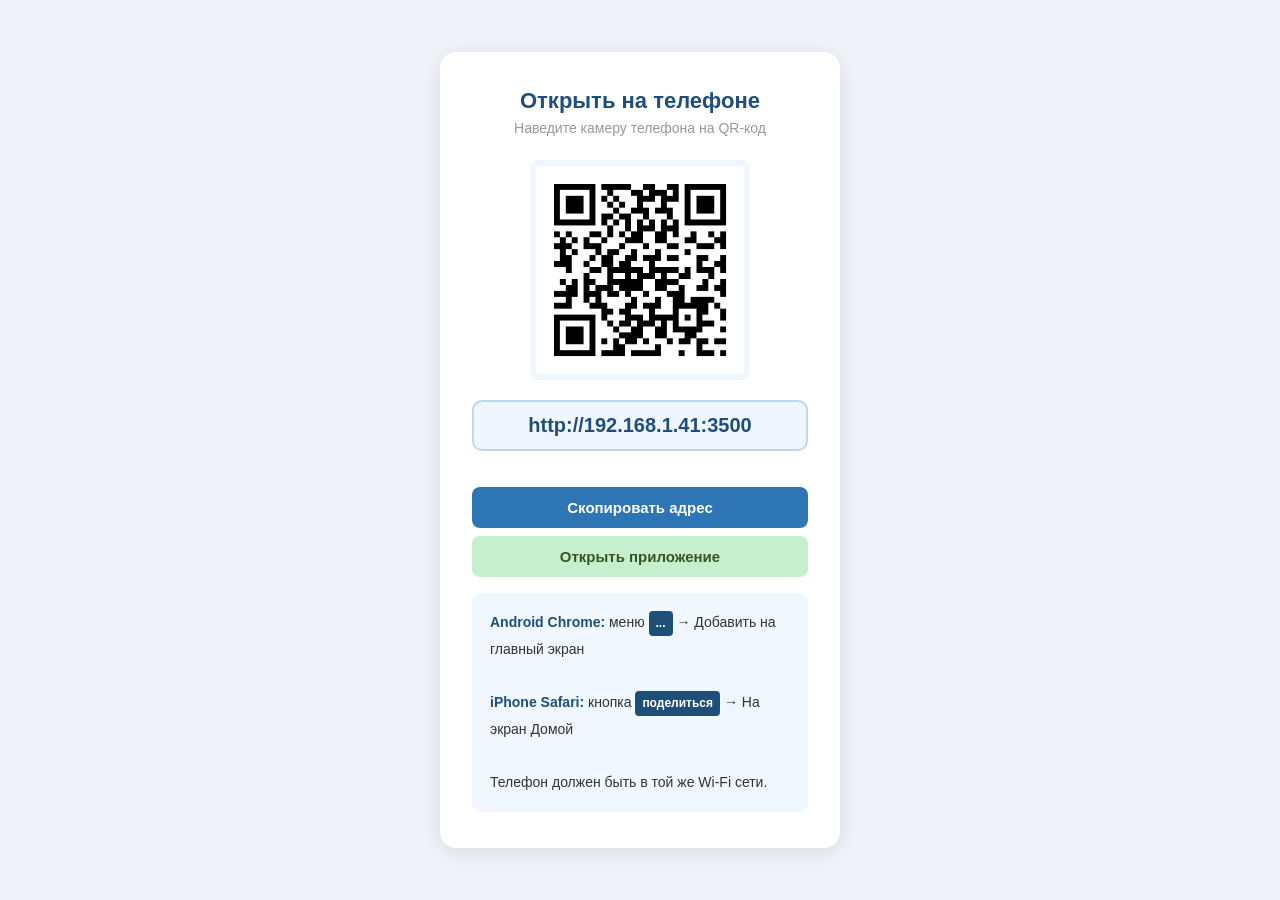
<file: budget-mobile/qr.html>
<!DOCTYPE html>
<html lang="ru">
<head>
  <meta charset="UTF-8">
  <meta name="viewport" content="width=device-width,initial-scale=1.0">
  <title>Открыть на телефоне</title>
  <style>
    *{box-sizing:border-box;margin:0;padding:0}
    body{font-family:-apple-system,BlinkMacSystemFont,"Segoe UI",sans-serif;background:#F0F4F8;
         min-height:100vh;display:flex;align-items:center;justify-content:center;padding:20px}
    .card{background:#fff;border-radius:16px;padding:36px 32px;max-width:400px;width:100%;
           text-align:center;box-shadow:0 4px 24px rgba(0,0,0,.10)}
    h1{font-size:22px;color:#1F4E79;margin-bottom:6px}
    .sub{font-size:14px;color:#999;margin-bottom:24px}
    img{display:block;margin:0 auto 20px;border-radius:8px;border:6px solid #EFF6FF}
    .url{background:#EFF6FF;border:2px solid #BDD7EE;border-radius:10px;padding:12px 16px;
          font-size:20px;font-weight:700;color:#1F4E79;margin-bottom:12px;word-break:break-all}
    .btn{width:100%;padding:12px;border:none;border-radius:8px;font-size:15px;
          font-weight:600;cursor:pointer;margin-bottom:8px}
    .blue{background:#2E75B6;color:#fff}
    .green{background:#C6EFCE;color:#375623}
    #msg{color:#375623;font-size:13px;height:18px;margin-bottom:6px}
    .steps{background:#F0F7FF;border-radius:10px;padding:16px 18px;text-align:left;
            font-size:14px;line-height:1.9;color:#333;margin-top:8px}
    .steps b{color:#1F4E79}
    .tag{display:inline-block;background:#1F4E79;color:#fff;border-radius:4px;
          padding:1px 7px;font-size:12px;font-weight:700}
  </style>
</head>
<body>
<div class="card">
  <h1>Открыть на телефоне</h1>
  <p class="sub">Наведите камеру телефона на QR-код</p>
  <img src="[data-uri]" width="220" height="220" alt="QR">
  <div class="url">http://192.168.1.41:3500</div>
  <div id="msg"></div>
  <button class="btn blue" onclick="copyUrl()">Скопировать адрес</button>
  <button class="btn green" onclick="location='http://192.168.1.41:3500'">Открыть приложение</button>
  <div class="steps">
    <b>Android Chrome:</b> меню <span class="tag">...</span> &rarr; Добавить на главный экран<br><br>
    <b>iPhone Safari:</b> кнопка <span class="tag">поделиться</span> &rarr; На экран Домой<br><br>
    Телефон должен быть в той же Wi-Fi сети.
  </div>
</div>
<script>
function copyUrl(){
  navigator.clipboard.writeText('http://192.168.1.41:3500')
    .then(()=>{document.getElementById('msg').textContent='Скопировано!';
               setTimeout(()=>document.getElementById('msg').textContent='',2000)});
}
</script>
</body></html>
</file>
